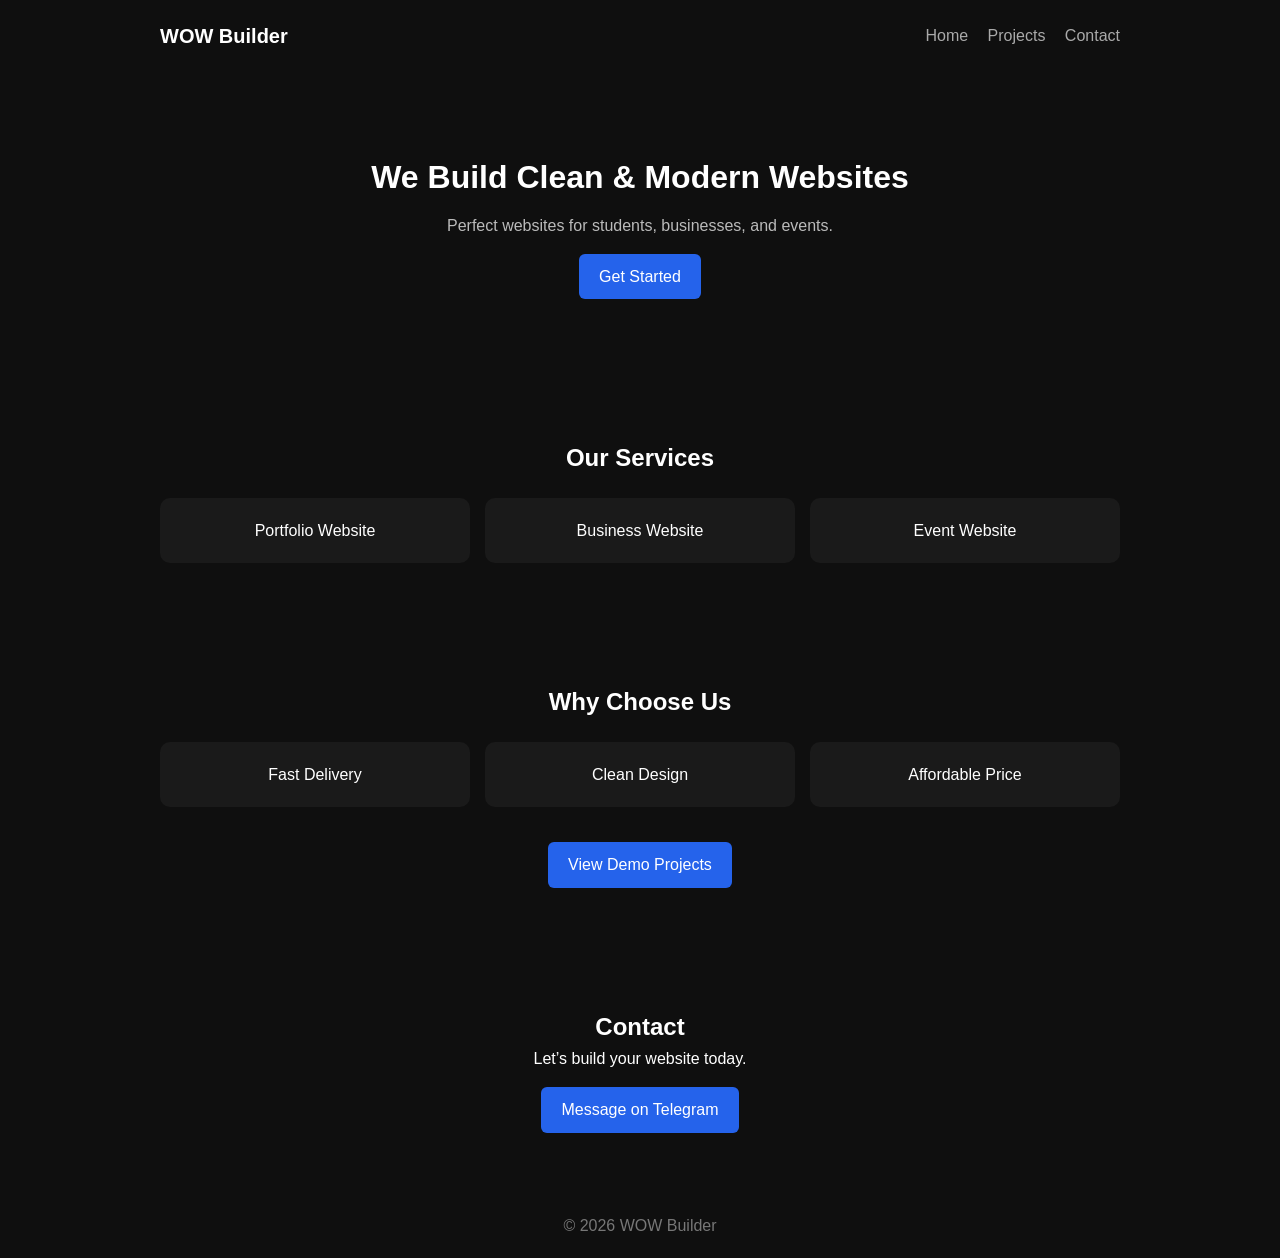
<file: index.html>
<!DOCTYPE html>
<html lang="en">
<head>
  <meta charset="UTF-8">
  <meta name="viewport" content="width=device-width, initial-scale=1.0">
  <title>WOW Builder</title>
  <link rel="stylesheet" href="main.css">
</head>
<body>

<header class="container">
  <h1 class="logo">WOW Builder</h1>
  <nav>
    <a href="#">Home</a>
    <a href="Project.html">Projects</a>
    <a href="#contact">Contact</a>
  </nav>
</header>

<section class="hero container">
  <h1>We Build Clean & Modern Websites</h1>
  <p>Perfect websites for students, businesses, and events.</p>
  <a href="#contact" class="btn">Get Started</a>
</section>

<section class="section container">
  <h2>Our Services</h2>
  <div class="grid">
    <div class="card">Portfolio Website</div>
    <div class="card">Business Website</div>
    <div class="card">Event Website</div>
  </div>
</section>

<section class="section container">
  <h2>Why Choose Us</h2>
  <div class="grid">
    <div class="card">Fast Delivery</div>
    <div class="card">Clean Design</div>
    <div class="card">Affordable Price</div>
  </div>
<!-- Added Demo Projects Button -->
<div style="text-align:center; margin-top:20px;">
  <a href="demo.html" class="btn">View Demo Projects</a>
</div>

<script src="demo.js"></script>
</section>

<section id="contact" class="section container">
  <h2>Contact</h2>
  <p>Let’s build your website today.</p>
  <a href="https://t.me/Joehan Mathw Bino" class="btn">Message on Telegram</a>
</section>

<footer>
  <p>© 2026 WOW Builder</p>
</footer>

</body>
</html>
</file>
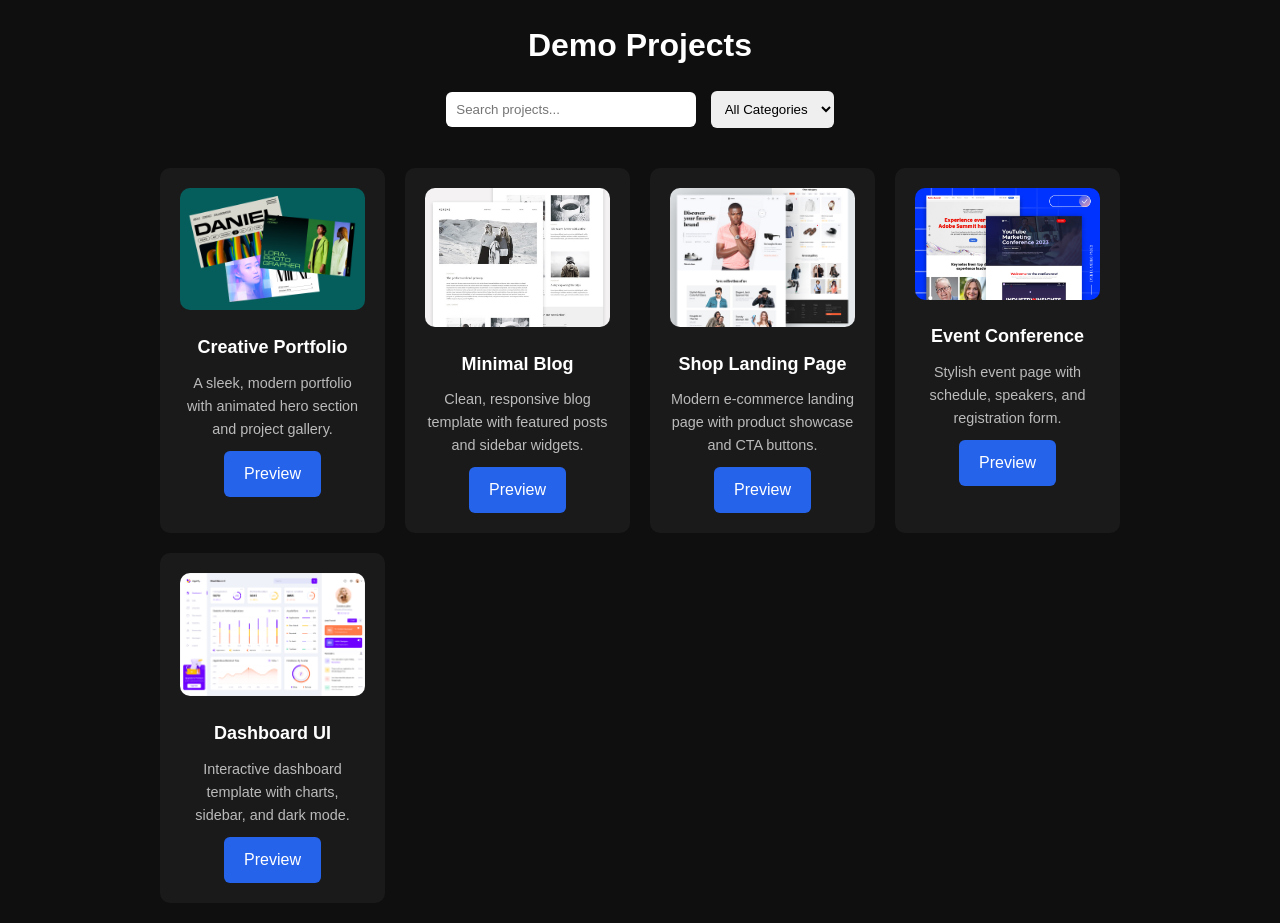
<file: demo.html>
<!DOCTYPE html>
<html lang="en">
<head>
  <meta charset="UTF-8">
  <meta name="viewport" content="width=device-width, initial-scale=1.0">
  <title>Demo Projects</title>
  <link rel="stylesheet" href="demo.css">
</head>
<body>
  <h1 style="text-align:center; margin-top:20px;">Demo Projects</h1>

  <!-- SEARCH & FILTER -->
  <div class="controls" style="text-align:center; margin:20px 0;">
    <input type="text" id="searchInput" placeholder="Search projects..." style="padding:10px; width:250px; border-radius:6px; border:none; outline:none;">
    <select id="categoryFilter" style="padding:10px; border-radius:6px; border:none; outline:none; margin-left:10px;">
      <option value="all">All Categories</option>
      <option value="portfolio">Portfolio</option>
      <option value="blog">Blog</option>
      <option value="ecommerce">E-commerce</option>
      <option value="event">Event</option>
      <option value="dashboard">Dashboard</option>
    </select>
  </div>

  <div class="demo-projects-container">
    <!-- Projects will load here -->
  </div>

  <script src="demo.js"></script>
</body>
</html>
</file>
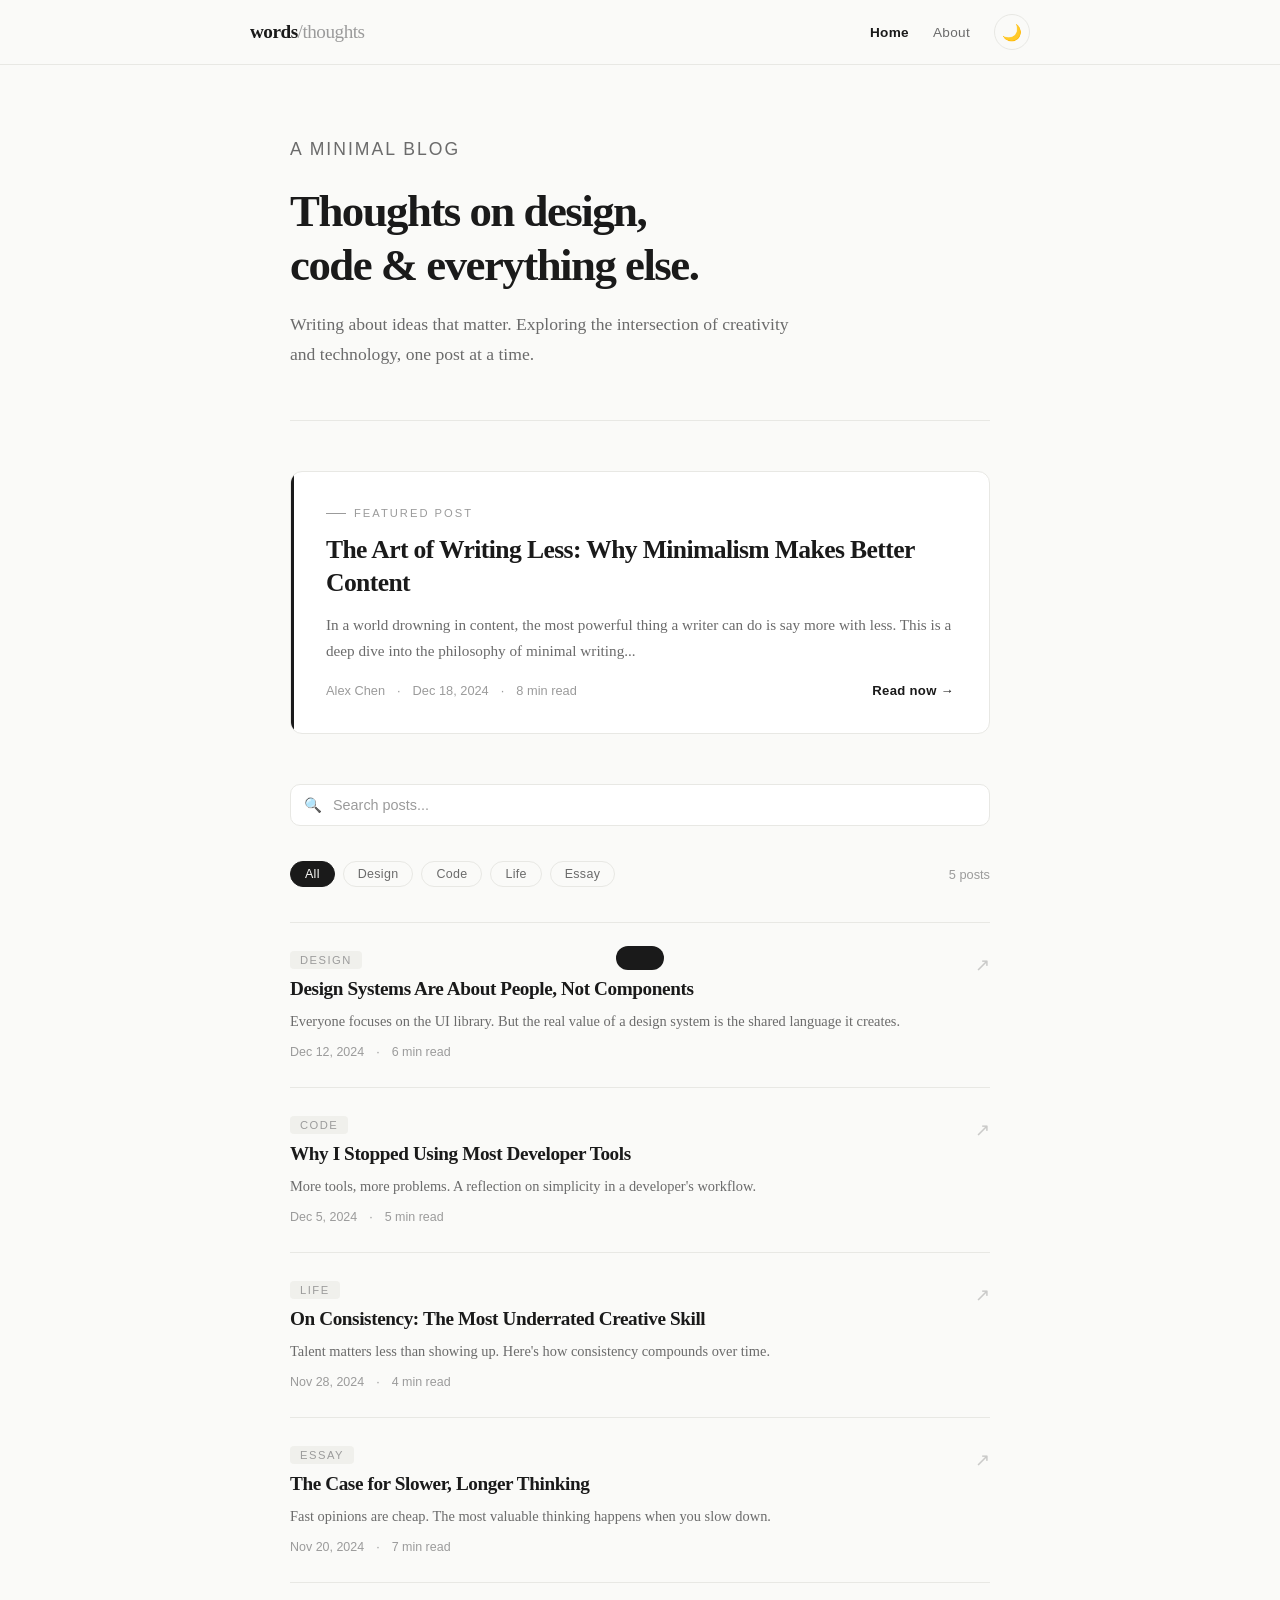
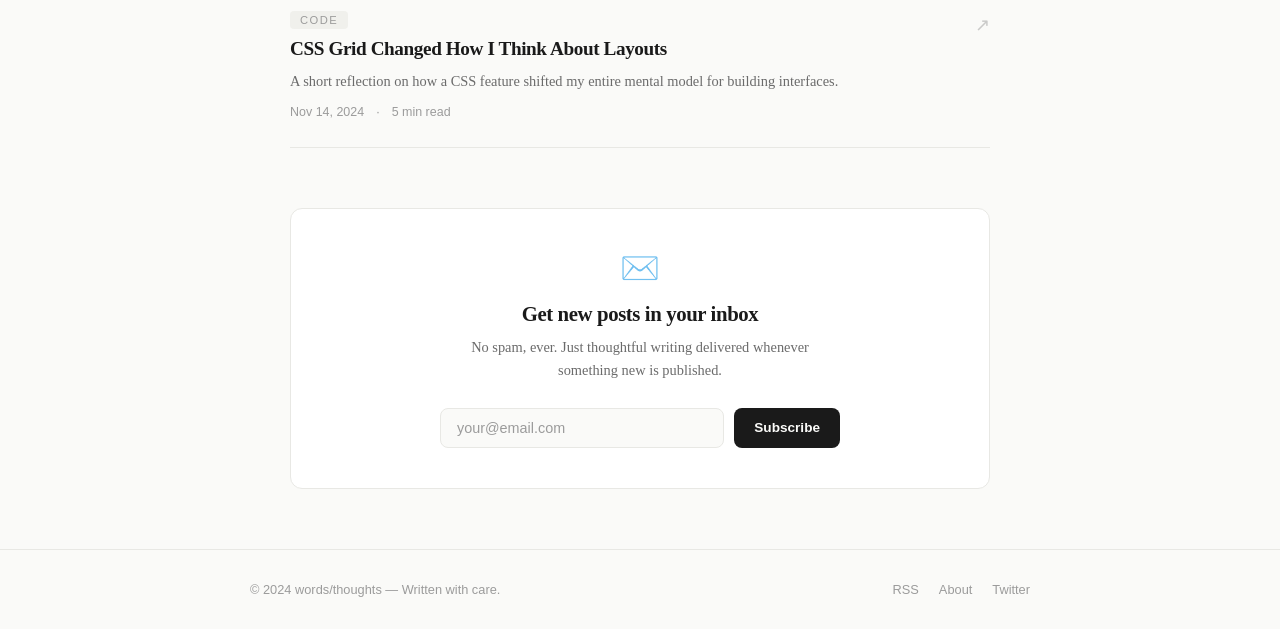
<file: minimal blog.html>
<!DOCTYPE html>
<html lang="en">
<head>
    <meta charset="UTF-8">
    <meta name="viewport" content="width=device-width, initial-scale=1.0">
    <title>Minimal Blog — Thoughts & Ideas</title>
    <style>
        * {
            margin: 0;
            padding: 0;
            box-sizing: border-box;
        }

        :root {
            --bg: #fafaf8;
            --bg-card: #ffffff;
            --text: #1a1a1a;
            --text-muted: #6b6b6b;
            --text-light: #9b9b9b;
            --accent: #2d2d2d;
            --border: #e8e8e4;
            --tag-bg: #f0f0ec;
            --highlight: #1a1a1a;
            --hover: #f5f5f2;
        }

        [data-theme="dark"] {
            --bg: #0f0f0f;
            --bg-card: #161616;
            --text: #e8e8e4;
            --text-muted: #9b9b9b;
            --text-light: #6b6b6b;
            --accent: #e8e8e4;
            --border: #2a2a2a;
            --tag-bg: #1e1e1e;
            --highlight: #ffffff;
            --hover: #1a1a1a;
        }

        html {
            scroll-behavior: smooth;
        }

        body {
            font-family: 'Georgia', 'Times New Roman', serif;
            background: var(--bg);
            color: var(--text);
            transition: background 0.3s ease, color 0.3s ease;
            min-height: 100vh;
        }

        /* ===== SCROLLBAR ===== */
        ::-webkit-scrollbar { width: 4px; }
        ::-webkit-scrollbar-track { background: var(--bg); }
        ::-webkit-scrollbar-thumb {
            background: var(--border);
            border-radius: 4px;
        }

        /* ===== HEADER ===== */
        header {
            position: sticky;
            top: 0;
            z-index: 100;
            background: var(--bg);
            border-bottom: 1px solid var(--border);
            padding: 0 40px;
            transition: background 0.3s ease;
        }

        .header-inner {
            max-width: 780px;
            margin: 0 auto;
            display: flex;
            align-items: center;
            justify-content: space-between;
            height: 64px;
        }

        .logo {
            font-size: 1.2rem;
            font-weight: 700;
            color: var(--text);
            text-decoration: none;
            letter-spacing: -0.5px;
        }

        .logo span {
            color: var(--text-light);
            font-weight: 400;
        }

        .header-right {
            display: flex;
            align-items: center;
            gap: 24px;
        }

        .nav-links {
            display: flex;
            list-style: none;
            gap: 24px;
        }

        .nav-links a {
            color: var(--text-muted);
            text-decoration: none;
            font-size: 0.85rem;
            font-family: -apple-system, BlinkMacSystemFont, 'Segoe UI', sans-serif;
            letter-spacing: 0.3px;
            transition: color 0.2s ease;
        }

        .nav-links a:hover {
            color: var(--text);
        }

        .nav-links a.active {
            color: var(--text);
            font-weight: 600;
        }

        .theme-toggle {
            background: none;
            border: 1px solid var(--border);
            border-radius: 50px;
            width: 36px;
            height: 36px;
            display: flex;
            align-items: center;
            justify-content: center;
            cursor: pointer;
            font-size: 1rem;
            transition: all 0.2s ease;
            color: var(--text-muted);
        }

        .theme-toggle:hover {
            background: var(--hover);
            color: var(--text);
        }

        /* ===== MAIN LAYOUT ===== */
        main {
            max-width: 780px;
            margin: 0 auto;
            padding: 0 40px;
        }

        /* ===== PAGES ===== */
        .page {
            display: none;
        }

        .page.active {
            display: block;
        }

        /* ===== HOME PAGE ===== */
        .hero {
            padding: 70px 0 50px;
            border-bottom: 1px solid var(--border);
            margin-bottom: 50px;
        }

        .hero-label {
            font-family: -apple-system, BlinkMacSystemFont, 'Segoe UI', sans-serif;
            font-size: 0.75rem;
            text-transform: uppercase;
            letter-spacing: 2px;
            color: var(--text-light);
            margin-bottom: 20px;
        }

        .hero h1 {
            font-size: 2.8rem;
            font-weight: 700;
            line-height: 1.2;
            letter-spacing: -1.5px;
            margin-bottom: 18px;
            color: var(--text);
        }

        .hero p {
            font-size: 1.1rem;
            color: var(--text-muted);
            line-height: 1.7;
            max-width: 520px;
        }

        /* ===== FILTER BAR ===== */
        .filter-bar {
            display: flex;
            align-items: center;
            justify-content: space-between;
            margin-bottom: 35px;
            flex-wrap: wrap;
            gap: 15px;
        }

        .filter-tags {
            display: flex;
            gap: 8px;
            flex-wrap: wrap;
        }

        .filter-tag {
            font-family: -apple-system, BlinkMacSystemFont, 'Segoe UI', sans-serif;
            font-size: 0.78rem;
            padding: 5px 14px;
            border-radius: 50px;
            border: 1px solid var(--border);
            background: transparent;
            color: var(--text-muted);
            cursor: pointer;
            transition: all 0.2s ease;
            letter-spacing: 0.3px;
        }

        .filter-tag:hover {
            border-color: var(--text-muted);
            color: var(--text);
        }

        .filter-tag.active {
            background: var(--text);
            color: var(--bg);
            border-color: var(--text);
        }

        .post-count {
            font-family: -apple-system, BlinkMacSystemFont, 'Segoe UI', sans-serif;
            font-size: 0.8rem;
            color: var(--text-light);
        }

        /* ===== BLOG POST LIST ===== */
        .post-list {
            display: flex;
            flex-direction: column;
        }

        .post-item {
            display: grid;
            grid-template-columns: 1fr auto;
            gap: 20px;
            align-items: start;
            padding: 28px 0;
            border-bottom: 1px solid var(--border);
            cursor: pointer;
            transition: all 0.2s ease;
            text-decoration: none;
            color: inherit;
        }

        .post-item:first-child {
            border-top: 1px solid var(--border);
        }

        .post-item:hover .post-title {
            color: var(--text-light);
        }

        .post-item:hover .post-arrow {
            transform: translate(3px, -3px);
            opacity: 1;
        }

        .post-meta-top {
            display: flex;
            align-items: center;
            gap: 10px;
            margin-bottom: 8px;
        }

        .post-tag {
            font-family: -apple-system, BlinkMacSystemFont, 'Segoe UI', sans-serif;
            font-size: 0.7rem;
            text-transform: uppercase;
            letter-spacing: 1.5px;
            color: var(--text-light);
            background: var(--tag-bg);
            padding: 3px 10px;
            border-radius: 4px;
        }

        .post-featured {
            font-family: -apple-system, BlinkMacSystemFont, 'Segoe UI', sans-serif;
            font-size: 0.7rem;
            text-transform: uppercase;
            letter-spacing: 1.5px;
            color: var(--bg);
            background: var(--text);
            padding: 3px 10px;
            border-radius: 4px;
        }

        .post-title {
            font-size: 1.2rem;
            font-weight: 700;
            letter-spacing: -0.4px;
            line-height: 1.3;
            margin-bottom: 8px;
            transition: color 0.2s ease;
            color: var(--text);
        }

        .post-excerpt {
            font-size: 0.9rem;
            color: var(--text-muted);
            line-height: 1.6;
            display: -webkit-box;
            -webkit-line-clamp: 2;
            -webkit-box-orient: vertical;
            overflow: hidden;
        }

        .post-meta-bottom {
            display: flex;
            align-items: center;
            gap: 12px;
            margin-top: 12px;
        }

        .post-date {
            font-family: -apple-system, BlinkMacSystemFont, 'Segoe UI', sans-serif;
            font-size: 0.78rem;
            color: var(--text-light);
        }

        .post-read-time {
            font-family: -apple-system, BlinkMacSystemFont, 'Segoe UI', sans-serif;
            font-size: 0.78rem;
            color: var(--text-light);
        }

        .post-read-time::before {
            content: '·';
            margin-right: 12px;
        }

        .post-arrow {
            font-size: 1.1rem;
            color: var(--text-light);
            opacity: 0.5;
            transition: all 0.2s ease;
            margin-top: 4px;
            flex-shrink: 0;
        }

        /* ===== FEATURED POST ===== */
        .featured-post {
            background: var(--bg-card);
            border: 1px solid var(--border);
            border-radius: 12px;
            padding: 35px;
            margin-bottom: 50px;
            cursor: pointer;
            transition: all 0.2s ease;
            position: relative;
            overflow: hidden;
        }

        .featured-post::before {
            content: '';
            position: absolute;
            top: 0;
            left: 0;
            width: 3px;
            height: 100%;
            background: var(--text);
        }

        .featured-post:hover {
            box-shadow: 0 8px 30px rgba(0,0,0,0.08);
            transform: translateY(-2px);
        }

        [data-theme="dark"] .featured-post:hover {
            box-shadow: 0 8px 30px rgba(0,0,0,0.3);
        }

        .featured-label {
            font-family: -apple-system, BlinkMacSystemFont, 'Segoe UI', sans-serif;
            font-size: 0.7rem;
            text-transform: uppercase;
            letter-spacing: 2px;
            color: var(--text-light);
            margin-bottom: 14px;
            display: flex;
            align-items: center;
            gap: 8px;
        }

        .featured-label::before {
            content: '';
            width: 20px;
            height: 1px;
            background: var(--text-light);
        }

        .featured-post h2 {
            font-size: 1.6rem;
            font-weight: 700;
            letter-spacing: -0.6px;
            line-height: 1.3;
            margin-bottom: 12px;
        }

        .featured-post p {
            color: var(--text-muted);
            line-height: 1.7;
            font-size: 0.95rem;
            margin-bottom: 20px;
        }

        .featured-footer {
            display: flex;
            align-items: center;
            justify-content: space-between;
        }

        .featured-meta {
            display: flex;
            align-items: center;
            gap: 12px;
        }

        .featured-meta span {
            font-family: -apple-system, BlinkMacSystemFont, 'Segoe UI', sans-serif;
            font-size: 0.8rem;
            color: var(--text-light);
        }

        .read-btn {
            font-family: -apple-system, BlinkMacSystemFont, 'Segoe UI', sans-serif;
            font-size: 0.82rem;
            color: var(--text);
            text-decoration: none;
            display: flex;
            align-items: center;
            gap: 6px;
            font-weight: 600;
            letter-spacing: 0.3px;
            transition: gap 0.2s ease;
        }

        .read-btn:hover {
            gap: 10px;
        }

        /* ===== NEWSLETTER ===== */
        .newsletter {
            border: 1px solid var(--border);
            border-radius: 12px;
            padding: 40px;
            margin: 60px 0;
            text-align: center;
            background: var(--bg-card);
        }

        .newsletter-icon {
            font-size: 2rem;
            margin-bottom: 15px;
            display: block;
        }

        .newsletter h3 {
            font-size: 1.3rem;
            font-weight: 700;
            letter-spacing: -0.4px;
            margin-bottom: 10px;
        }

        .newsletter p {
            color: var(--text-muted);
            font-size: 0.9rem;
            line-height: 1.6;
            margin-bottom: 25px;
            max-width: 380px;
            margin-left: auto;
            margin-right: auto;
        }

        .newsletter-form {
            display: flex;
            gap: 10px;
            max-width: 400px;
            margin: 0 auto;
        }

        .newsletter-form input {
            flex: 1;
            padding: 11px 16px;
            border: 1px solid var(--border);
            border-radius: 8px;
            background: var(--bg);
            color: var(--text);
            font-size: 0.9rem;
            font-family: -apple-system, BlinkMacSystemFont, 'Segoe UI', sans-serif;
            outline: none;
            transition: border-color 0.2s ease;
        }

        .newsletter-form input::placeholder {
            color: var(--text-light);
        }

        .newsletter-form input:focus {
            border-color: var(--text-muted);
        }

        .newsletter-form button {
            padding: 11px 20px;
            background: var(--text);
            color: var(--bg);
            border: none;
            border-radius: 8px;
            font-size: 0.85rem;
            font-family: -apple-system, BlinkMacSystemFont, 'Segoe UI', sans-serif;
            font-weight: 600;
            cursor: pointer;
            transition: opacity 0.2s ease;
            white-space: nowrap;
        }

        .newsletter-form button:hover {
            opacity: 0.8;
        }

        .newsletter-success {
            display: none;
            font-family: -apple-system, BlinkMacSystemFont, 'Segoe UI', sans-serif;
            font-size: 0.88rem;
            color: var(--text-muted);
            margin-top: 15px;
        }

        /* ===== SINGLE POST ===== */
        #post-page {
            padding-bottom: 80px;
        }

        .post-header {
            padding: 60px 0 40px;
            border-bottom: 1px solid var(--border);
            margin-bottom: 45px;
        }

        .post-back {
            display: inline-flex;
            align-items: center;
            gap: 6px;
            font-family: -apple-system, BlinkMacSystemFont, 'Segoe UI', sans-serif;
            font-size: 0.82rem;
            color: var(--text-muted);
            text-decoration: none;
            margin-bottom: 30px;
            cursor: pointer;
            transition: color 0.2s ease;
        }

        .post-back:hover {
            color: var(--text);
        }

        .post-header-tags {
            display: flex;
            gap: 8px;
            margin-bottom: 18px;
        }

        .post-header h1 {
            font-size: 2.4rem;
            font-weight: 700;
            letter-spacing: -1px;
            line-height: 1.2;
            margin-bottom: 18px;
        }

        .post-header-desc {
            font-size: 1.1rem;
            color: var(--text-muted);
            line-height: 1.7;
            margin-bottom: 25px;
        }

        .post-header-meta {
            display: flex;
            align-items: center;
            gap: 6px;
            font-family: -apple-system, BlinkMacSystemFont, 'Segoe UI', sans-serif;
            font-size: 0.82rem;
            color: var(--text-light);
        }

        .post-header-meta .author {
            color: var(--text-muted);
            font-weight: 600;
        }

        .post-header-meta .sep {
            color: var(--border);
        }

        /* ===== ARTICLE CONTENT ===== */
        .article-content {
            line-height: 1.85;
            font-size: 1.05rem;
            color: var(--text);
        }

        .article-content p {
            margin-bottom: 24px;
            color: var(--text-muted);
        }

        .article-content h2 {
            font-size: 1.5rem;
            font-weight: 700;
            letter-spacing: -0.5px;
            margin: 40px 0 16px;
            color: var(--text);
        }

        .article-content h3 {
            font-size: 1.15rem;
            font-weight: 700;
            margin: 30px 0 12px;
            color: var(--text);
        }

        .article-content blockquote {
            border-left: 3px solid var(--text);
            padding: 2px 0 2px 24px;
            margin: 32px 0;
            font-style: italic;
            color: var(--text-muted);
            font-size: 1.1rem;
        }

        .article-content blockquote cite {
            display: block;
            font-size: 0.82rem;
            font-style: normal;
            margin-top: 10px;
            color: var(--text-light);
            font-family: -apple-system, BlinkMacSystemFont, 'Segoe UI', sans-serif;
        }

        .article-content code {
            font-family: 'Courier New', monospace;
            font-size: 0.88rem;
            background: var(--tag-bg);
            padding: 2px 7px;
            border-radius: 4px;
            color: var(--text);
        }

        .article-content pre {
            background: var(--bg-card);
            border: 1px solid var(--border);
            border-radius: 10px;
            padding: 24px;
            overflow-x: auto;
            margin: 28px 0;
        }

        .article-content pre code {
            background: none;
            padding: 0;
            font-size: 0.88rem;
            line-height: 1.7;
        }

        .article-content ul,
        .article-content ol {
            padding-left: 24px;
            margin-bottom: 24px;
        }

        .article-content li {
            margin-bottom: 8px;
            color: var(--text-muted);
        }

        .article-content a {
            color: var(--text);
            text-decoration: underline;
            text-underline-offset: 3px;
        }

        .article-content img {
            width: 100%;
            border-radius: 10px;
            margin: 30px 0;
            border: 1px solid var(--border);
        }

        .article-content hr {
            border: none;
            border-top: 1px solid var(--border);
            margin: 40px 0;
        }

        /* ===== POST DIVIDER ===== */
        .divider {
            display: flex;
            align-items: center;
            gap: 16px;
            margin: 50px 0;
        }

        .divider::before,
        .divider::after {
            content: '';
            flex: 1;
            height: 1px;
            background: var(--border);
        }

        .divider span {
            color: var(--text-light);
            font-size: 0.9rem;
        }

        /* ===== POST FOOTER ===== */
        .post-footer {
            margin-top: 60px;
            padding-top: 40px;
            border-top: 1px solid var(--border);
        }

        .post-tags-section {
            margin-bottom: 40px;
        }

        .post-tags-section h4 {
            font-family: -apple-system, BlinkMacSystemFont, 'Segoe UI', sans-serif;
            font-size: 0.75rem;
            text-transform: uppercase;
            letter-spacing: 1.5px;
            color: var(--text-light);
            margin-bottom: 12px;
        }

        .tags-row {
            display: flex;
            gap: 8px;
            flex-wrap: wrap;
        }

        .post-footer-tag {
            font-family: -apple-system, BlinkMacSystemFont, 'Segoe UI', sans-serif;
            font-size: 0.8rem;
            padding: 6px 14px;
            border-radius: 6px;
            background: var(--tag-bg);
            color: var(--text-muted);
            border: 1px solid var(--border);
        }

        .share-section h4 {
            font-family: -apple-system, BlinkMacSystemFont, 'Segoe UI', sans-serif;
            font-size: 0.75rem;
            text-transform: uppercase;
            letter-spacing: 1.5px;
            color: var(--text-light);
            margin-bottom: 12px;
        }

        .share-buttons {
            display: flex;
            gap: 10px;
        }

        .share-btn {
            font-family: -apple-system, BlinkMacSystemFont, 'Segoe UI', sans-serif;
            font-size: 0.8rem;
            padding: 8px 16px;
            border: 1px solid var(--border);
            border-radius: 8px;
            background: transparent;
            color: var(--text-muted);
            cursor: pointer;
            transition: all 0.2s ease;
        }

        .share-btn:hover {
            background: var(--hover);
            color: var(--text);
            border-color: var(--text-muted);
        }

        /* ===== RELATED POSTS ===== */
        .related-posts {
            margin-top: 60px;
        }

        .related-posts h3 {
            font-size: 0.75rem;
            font-family: -apple-system, BlinkMacSystemFont, 'Segoe UI', sans-serif;
            text-transform: uppercase;
            letter-spacing: 2px;
            color: var(--text-light);
            margin-bottom: 20px;
        }

        .related-grid {
            display: grid;
            grid-template-columns: 1fr 1fr;
            gap: 16px;
        }

        .related-card {
            border: 1px solid var(--border);
            border-radius: 10px;
            padding: 20px;
            cursor: pointer;
            transition: all 0.2s ease;
            background: var(--bg-card);
        }

        .related-card:hover {
            border-color: var(--text-muted);
            transform: translateY(-2px);
        }

        .related-card .post-tag {
            margin-bottom: 10px;
            display: inline-block;
        }

        .related-card h4 {
            font-size: 0.95rem;
            font-weight: 700;
            letter-spacing: -0.3px;
            line-height: 1.3;
            margin-bottom: 8px;
            color: var(--text);
        }

        .related-card span {
            font-family: -apple-system, BlinkMacSystemFont, 'Segoe UI', sans-serif;
            font-size: 0.75rem;
            color: var(--text-light);
        }

        /* ===== ABOUT PAGE ===== */
        .about-page {
            padding: 70px 0;
        }

        .about-header {
            margin-bottom: 50px;
            padding-bottom: 40px;
            border-bottom: 1px solid var(--border);
        }

        .about-header h1 {
            font-size: 2.5rem;
            font-weight: 700;
            letter-spacing: -1px;
            margin-bottom: 16px;
        }

        .about-header p {
            font-size: 1.05rem;
            color: var(--text-muted);
            line-height: 1.7;
            max-width: 500px;
        }

        .about-section {
            margin-bottom: 50px;
        }

        .about-section h2 {
            font-family: -apple-system, BlinkMacSystemFont, 'Segoe UI', sans-serif;
            font-size: 0.75rem;
            text-transform: uppercase;
            letter-spacing: 2px;
            color: var(--text-light);
            margin-bottom: 20px;
        }

        .about-section p {
            font-size: 1rem;
            color: var(--text-muted);
            line-height: 1.8;
            margin-bottom: 16px;
        }

        .about-links {
            display: flex;
            flex-direction: column;
            gap: 12px;
        }

        .about-link-item {
            display: flex;
            align-items: center;
            justify-content: space-between;
            padding: 14px 0;
            border-bottom: 1px solid var(--border);
            cursor: pointer;
            transition: all 0.2s ease;
            text-decoration: none;
            color: var(--text);
        }

        .about-link-item:hover .about-link-arrow {
            transform: translate(3px, -3px);
        }

        .about-link-label {
            font-size: 0.95rem;
            font-weight: 600;
        }

        .about-link-sub {
            font-family: -apple-system, BlinkMacSystemFont, 'Segoe UI', sans-serif;
            font-size: 0.8rem;
            color: var(--text-light);
            margin-top: 2px;
        }

        .about-link-arrow {
            font-size: 1rem;
            color: var(--text-light);
            transition: transform 0.2s ease;
        }

        /* ===== FOOTER ===== */
        footer {
            border-top: 1px solid var(--border);
            padding: 32px 40px;
            margin-top: 40px;
        }

        .footer-inner {
            max-width: 780px;
            margin: 0 auto;
            display: flex;
            align-items: center;
            justify-content: space-between;
            flex-wrap: wrap;
            gap: 16px;
        }

        .footer-left p {
            font-family: -apple-system, BlinkMacSystemFont, 'Segoe UI', sans-serif;
            font-size: 0.8rem;
            color: var(--text-light);
        }

        .footer-right {
            display: flex;
            gap: 20px;
        }

        .footer-right a {
            font-family: -apple-system, BlinkMacSystemFont, 'Segoe UI', sans-serif;
            font-size: 0.8rem;
            color: var(--text-light);
            text-decoration: none;
            transition: color 0.2s ease;
        }

        .footer-right a:hover {
            color: var(--text);
        }

        /* ===== SEARCH ===== */
        .search-bar {
            position: relative;
            margin-bottom: 35px;
        }

        .search-bar input {
            width: 100%;
            padding: 12px 16px 12px 42px;
            border: 1px solid var(--border);
            border-radius: 10px;
            background: var(--bg-card);
            color: var(--text);
            font-size: 0.9rem;
            font-family: -apple-system, BlinkMacSystemFont, 'Segoe UI', sans-serif;
            outline: none;
            transition: border-color 0.2s ease;
        }

        .search-bar input::placeholder {
            color: var(--text-light);
        }

        .search-bar input:focus {
            border-color: var(--text-muted);
        }

        .search-icon {
            position: absolute;
            left: 14px;
            top: 50%;
            transform: translateY(-50%);
            color: var(--text-light);
            font-size: 0.9rem;
        }

        /* ===== READING PROGRESS ===== */
        .progress-bar {
            position: fixed;
            top: 64px;
            left: 0;
            width: 0%;
            height: 2px;
            background: var(--text);
            z-index: 99;
            transition: width 0.1s linear;
        }

        /* ===== EMPTY STATE ===== */
        .empty-state {
            text-align: center;
            padding: 60px 0;
            color: var(--text-light);
        }

        .empty-state p {
            font-size: 0.9rem;
            font-family: -apple-system, BlinkMacSystemFont, 'Segoe UI', sans-serif;
            margin-top: 10px;
        }

        /* ===== TOAST ===== */
        .toast {
            position: fixed;
            bottom: 30px;
            left: 50%;
            transform: translateX(-50%) translateY(100px);
            background: var(--text);
            color: var(--bg);
            padding: 12px 24px;
            border-radius: 50px;
            font-family: -apple-system, BlinkMacSystemFont, 'Segoe UI', sans-serif;
            font-size: 0.85rem;
            font-weight: 500;
            z-index: 999;
            transition: transform 0.3s ease;
        }

        .toast.show {
            transform: translateX(-50%) translateY(0);
        }

        /* ===== RESPONSIVE ===== */
        @media (max-width: 640px) {
            header { padding: 0 20px; }
            main { padding: 0 20px; }
            footer { padding: 24px 20px; }

            .nav-links { display: none; }
            .hero { padding: 50px 0 40px; }
            .hero h1 { font-size: 2rem; }
            .post-header h1 { font-size: 1.8rem; }
            .related-grid { grid-template-columns: 1fr; }
            .newsletter { padding: 28px 20px; }
            .newsletter-form { flex-direction: column; }
            .featured-post { padding: 24px; }
            .about-header h1 { font-size: 2rem; }
        }
    </style>
</head>
<body>

    <!-- Reading Progress -->
    <div class="progress-bar" id="progressBar"></div>

    <!-- Toast Notification -->
    <div class="toast" id="toast"></div>

    <!-- ===== HEADER ===== -->
    <header>
        <div class="header-inner">
            <a class="logo" href="#" onclick="showPage('home')">
                words<span>/thoughts</span>
            </a>
            <div class="header-right">
                <ul class="nav-links">
                    <li><a href="#" class="active" id="nav-home" onclick="showPage('home')">Home</a></li>
                    <li><a href="#" id="nav-about" onclick="showPage('about')">About</a></li>
                </ul>
                <button class="theme-toggle" id="themeToggle" title="Toggle theme">🌙</button>
            </div>
        </div>
    </header>

    <!-- ===== MAIN ===== -->
    <main>

        <!-- ===== HOME PAGE ===== -->
        <div class="page active" id="home-page">

            <div class="hero">
                <p class="hero-label">A minimal blog</p>
                <h1>Thoughts on design,<br>code & everything else.</h1>
                <p>Writing about ideas that matter. Exploring the intersection of creativity and technology, one post at a time.</p>
            </div>

            <!-- Featured Post -->
            <div class="featured-post" onclick="openPost(0)">
                <div class="featured-label">Featured Post</div>
                <h2>The Art of Writing Less: Why Minimalism Makes Better Content</h2>
                <p>In a world drowning in content, the most powerful thing a writer can do is say more with less. This is a deep dive into the philosophy of minimal writing...</p>
                <div class="featured-footer">
                    <div class="featured-meta">
                        <span>Alex Chen</span>
                        <span>·</span>
                        <span>Dec 18, 2024</span>
                        <span>·</span>
                        <span>8 min read</span>
                    </div>
                    <span class="read-btn">Read now →</span>
                </div>
            </div>

            <!-- Search -->
            <div class="search-bar">
                <span class="search-icon">🔍</span>
                <input type="text" id="searchInput"
                    placeholder="Search posts..."
                    oninput="filterPosts()">
            </div>

            <!-- Filter Tags -->
            <div class="filter-bar">
                <div class="filter-tags">
                    <button class="filter-tag active" onclick="setFilter('all', this)">All</button>
                    <button class="filter-tag" onclick="setFilter('design', this)">Design</button>
                    <button class="filter-tag" onclick="setFilter('code', this)">Code</button>
                    <button class="filter-tag" onclick="setFilter('life', this)">Life</button>
                    <button class="filter-tag" onclick="setFilter('essay', this)">Essay</button>
                </div>
                <span class="post-count" id="postCount">6 posts</span>
            </div>

            <!-- Post List -->
            <div class="post-list" id="postList"></div>

            <!-- Newsletter -->
            <div class="newsletter">
                <span class="newsletter-icon">✉️</span>
                <h3>Get new posts in your inbox</h3>
                <p>No spam, ever. Just thoughtful writing delivered whenever something new is published.</p>
                <form class="newsletter-form" onsubmit="subscribeNewsletter(event)">
                    <input type="email" id="newsletterEmail"
                        placeholder="your@email.com" required>
                    <button type="submit">Subscribe</button>
                </form>
                <p class="newsletter-success" id="nlSuccess">
                    ✓ You're subscribed! Thank you.
                </p>
            </div>

        </div>

        <!-- ===== SINGLE POST PAGE ===== -->
        <div class="page" id="post-page">
            <div class="post-header">
                <a class="post-back" onclick="showPage('home')">← Back to all posts</a>
                <div class="post-header-tags" id="postHeaderTags"></div>
                <h1 id="postTitle"></h1>
                <p class="post-header-desc" id="postDesc"></p>
                <div class="post-header-meta">
                    <span class="author" id="postAuthor"></span>
                    <span class="sep">·</span>
                    <span id="postDate"></span>
                    <span class="sep">·</span>
                    <span id="postReadTime"></span>
                </div>
            </div>

            <div class="article-content" id="articleContent"></div>

            <div class="post-footer">
                <div class="post-tags-section">
                    <h4>Topics</h4>
                    <div class="tags-row" id="postFooterTags"></div>
                </div>
                <div class="share-section">
                    <h4>Share this post</h4>
                    <div class="share-buttons">
                        <button class="share-btn" onclick="sharePost('twitter')">𝕏 Twitter</button>
                        <button class="share-btn" onclick="sharePost('copy')">🔗 Copy Link</button>
                    </div>
                </div>
            </div>

            <div class="related-posts">
                <h3>More posts</h3>
                <div class="related-grid" id="relatedGrid"></div>
            </div>
        </div>

        <!-- ===== ABOUT PAGE ===== -->
        <div class="page" id="about-page">
            <div class="about-page">
                <div class="about-header">
                    <h1>Hey, I'm Alex 👋</h1>
                    <p>Writer, designer, and occasional developer based in San Francisco. I write about design systems, creative process, and building things on the internet.</p>
                </div>

                <div class="about-section">
                    <h2>About this blog</h2>
                    <p>This is a space where I think out loud. I write about design, code, creativity, and the random things that capture my attention. I try to publish something new every week or two.</p>
                    <p>I believe in writing that respects the reader's time — clear, honest, and direct. No SEO padding, no fluff. Just ideas worth sharing.</p>
                </div>

                <div class="about-section">
                    <h2>What I write about</h2>
                    <div class="post-list" style="margin-bottom: 0;">
                        <div style="display:flex; gap:10px; flex-wrap:wrap; padding: 10px 0;">
                            <span class="post-footer-tag" style="background:var(--tag-bg);border:1px solid var(--border);padding:8px 16px;border-radius:8px;font-family:sans-serif;font-size:0.85rem;color:var(--text-muted)">🎨 Design</span>
                            <span class="post-footer-tag" style="background:var(--tag-bg);border:1px solid var(--border);padding:8px 16px;border-radius:8px;font-family:sans-serif;font-size:0.85rem;color:var(--text-muted)">💻 Code</span>
                            <span class="post-footer-tag" style="background:var(--tag-bg);border:1px solid var(--border);padding:8px 16px;border-radius:8px;font-family:sans-serif;font-size:0.85rem;color:var(--text-muted)">✍️ Writing</span>
                            <span class="post-footer-tag" style="background:var(--tag-bg);border:1px solid var(--border);padding:8px 16px;border-radius:8px;font-family:sans-serif;font-size:0.85rem;color:var(--text-muted)">🧠 Thinking</span>
                            <span class="post-footer-tag" style="background:var(--tag-bg);border:1px solid var(--border);padding:8px 16px;border-radius:8px;font-family:sans-serif;font-size:0.85rem;color:var(--text-muted)">🌱 Life</span>
                        </div>
                    </div>
                </div>

                <div class="about-section">
                    <h2>Find me elsewhere</h2>
                    <div class="about-links">
                        <a class="about-link-item" href="#">
                            <div>
                                <div class="about-link-label">Twitter / X</div>
                                <div class="about-link-sub">@alexchen</div>
                            </div>
                            <span class="about-link-arrow">↗</span>
                        </a>
                        <a class="about-link-item" href="#">
                            <div>
                                <div class="about-link-label">GitHub</div>
                                <div class="about-link-sub">Open source projects</div>
                            </div>
                            <span class="about-link-arrow">↗</span>
                        </a>
                        <a class="about-link-item" href="#">
                            <div>
                                <div class="about-link-label">Read.cv</div>
                                <div class="about-link-sub">Work history & portfolio</div>
                            </div>
                            <span class="about-link-arrow">↗</span>
                        </a>
                        <a class="about-link-item" href="#">
                            <div>
                                <div class="about-link-label">Email me</div>
                                <div class="about-link-sub">alex@blog.com</div>
                            </div>
                            <span class="about-link-arrow">↗</span>
                        </a>
                    </div>
                </div>
            </div>
        </div>

    </main>

    <!-- ===== FOOTER ===== -->
    <footer>
        <div class="footer-inner">
            <div class="footer-left">
                <p>© 2024 words/thoughts — Written with care.</p>
            </div>
            <div class="footer-right">
                <a href="#">RSS</a>
                <a href="#" onclick="showPage('about')">About</a>
                <a href="#">Twitter</a>
            </div>
        </div>
    </footer>

    <!-- ===== JAVASCRIPT ===== -->
    <script>

        // ===== BLOG DATA =====
        const posts = [
            {
                id: 0,
                title: "The Art of Writing Less: Why Minimalism Makes Better Content",
                description: "In a world drowning in content, the most powerful thing a writer can do is say more with less.",
                tag: "essay",
                tagLabel: "Essay",
                date: "Dec 18, 2024",
                author: "Alex Chen",
                readTime: "8 min read",
                featured: true,
                content: `
                    <p>There's a famous quote often attributed to Blaise Pascal: <em>"I would have written a shorter letter, but I did not have the time."</em> This single sentence captures something profound about writing — brevity is hard. Cutting is harder than adding.</p>

                    <h2>The Problem With More</h2>
                    <p>We live in an era of content abundance. Every day, millions of articles, posts, and newsletters flood the internet. Most of it is noise. The irony? Most writers think the solution to being heard is to produce <em>more</em>. More words. More posts. More content.</p>
                    <p>But that's exactly backwards.</p>

                    <blockquote>
                        "Perfection is achieved, not when there is nothing more to add, but when there is nothing left to take away."
                        <cite>— Antoine de Saint-Exupéry</cite>
                    </blockquote>

                    <h2>What Minimal Writing Actually Means</h2>
                    <p>Minimalism in writing isn't about being sparse or withholding. It's about precision. Every sentence should earn its place. Every word should serve a purpose. When you cut a sentence and nothing is lost, that sentence should go.</p>
                    <p>Here's a simple test: read your draft and ask — if I removed this paragraph, would the reader miss anything essential? If the answer is no, cut it.</p>

                    <h3>Three Rules I Follow</h3>
                    <ul>
                        <li>Write the first draft without editing. Get everything out.</li>
                        <li>Wait 24 hours before the first edit. Distance creates clarity.</li>
                        <li>Cut at least 20% of the word count in revision. Always.</li>
                    </ul>

                    <h2>The Reader's Time is Sacred</h2>
                    <p>Every word you write is a tax on the reader's attention. Good writing respects that. When you pad your writing with filler — unnecessary preambles, restated conclusions, throat-clearing paragraphs — you're stealing time from someone who trusted you with it.</p>

                    <pre><code>// Bad
function getUserData(userId) {
    // This function gets the user data for a given user ID
    const result = fetchFromDatabase(userId);
    return result;
}

// Good
function getUser(id) {
    return fetchFromDatabase(id);
}</code></pre>

                    <p>The same principle applies to prose. Say what you mean. Then stop.</p>

                    <h2>How to Start</h2>
                    <p>If you want to write better, write shorter. Pick your last piece of writing. Set a goal to cut it by 25%. You'll be surprised — almost always, the shorter version is better. Sharper. More confident.</p>
                    <p>The space you leave gives readers room to think. That's not emptiness. That's trust.</p>

                    <hr>

                    <p>Minimalism in writing is really just respect — for your reader, for your ideas, and for the craft itself. Write less. Mean more.</p>
                `
            },
            {
                id: 1,
                title: "Design Systems Are About People, Not Components",
                description: "Everyone focuses on the UI library. But the real value of a design system is the shared language it creates.",
                tag: "design",
                tagLabel: "Design",
                date: "Dec 12, 2024",
                author: "Alex Chen",
                readTime: "6 min read",
                featured: false,
                content: `
                    <p>When most teams talk about building a design system, the conversation quickly turns to components. Buttons, inputs, modals, cards. A Figma library here, a Storybook there. The component library becomes the deliverable.</p>
                    <p>But that's the wrong frame entirely.</p>

                    <h2>The Real Output Is Alignment</h2>
                    <p>A design system is a communication tool. Its real job is to create a shared vocabulary between designers, developers, and product managers. When everyone uses the same words for the same things, decisions get faster. Reviews get shorter. Handoffs stop being painful.</p>

                    <blockquote>
                        "A design system is only as good as the culture around it."
                        <cite>— Brad Frost</cite>
                    </blockquote>

                    <h2>Components Are a Byproduct</h2>
                    <p>The components that come out of a design system are the artifact of alignment, not the goal. When your team truly agrees on what a "card" is and when to use it, building the component is almost trivial. The hard part was the conversation.</p>

                    <h3>Where Teams Go Wrong</h3>
                    <ul>
                        <li>Building components before defining principles</li>
                        <li>Creating systems for developers, ignoring designers (or vice versa)</li>
                        <li>Shipping a design system without adoption strategy</li>
                        <li>Treating it as a one-time project instead of a living product</li>
                    </ul>

                    <h2>Start With Language</h2>
                    <p>Before you design a single component, write a glossary. What do you call the navigation? The hero? The helper text under a form field? Get your team to agree on names. That document will do more for consistency than any component library.</p>
                    <p>Design systems are about people. Build for them first.</p>
                `
            },
            {
                id: 2,
                title: "Why I Stopped Using Most Developer Tools",
                description: "More tools, more problems. A reflection on simplicity in a developer's workflow.",
                tag: "code",
                tagLabel: "Code",
                date: "Dec 5, 2024",
                author: "Alex Chen",
                readTime: "5 min read",
                featured: false,
                content: `
                    <p>Two years ago, my development setup was a maze. Eleven VS Code extensions. Four different terminal multiplexers I'd "try out." A custom dotfile repository with 800 lines of shell configuration. I spent more time configuring tools than using them.</p>

                    <h2>The Tooling Trap</h2>
                    <p>There's a particular kind of procrastination that disguises itself as productivity. Optimizing your workflow feels like work. Adding a new linter, setting up a new shortcut, trying a new editor — it all feels productive. It almost never is.</p>

                    <h2>What I Actually Use Now</h2>
                    <ul>
                        <li>One text editor (VS Code, vanilla)</li>
                        <li>The default terminal</li>
                        <li>Git on the command line</li>
                        <li>A browser and devtools</li>
                    </ul>

                    <p>That's it. No fancy setup. And I ship more than ever.</p>

                    <blockquote>
                        "Constraints are the mother of creativity."
                        <cite>— Unknown</cite>
                    </blockquote>

                    <h2>The Boring Stack Wins</h2>
                    <p>The best tools are the ones you stop thinking about. When your editor just works, you think about the code. When your terminal just works, you think about the command. Boring tools free your mind for interesting problems.</p>
                    <p>Stop tweaking. Start building.</p>
                `
            },
            {
                id: 3,
                title: "On Consistency: The Most Underrated Creative Skill",
                description: "Talent matters less than showing up. Here's how consistency compounds over time.",
                tag: "life",
                tagLabel: "Life",
                date: "Nov 28, 2024",
                author: "Alex Chen",
                readTime: "4 min read",
                featured: false,
                content: `
                    <p>I used to believe creativity was about inspiration. That good work came from moments of clarity, sudden insights, the right mood. I was wrong. Good work comes from showing up even when you don't feel like it.</p>

                    <h2>The Compound Effect</h2>
                    <p>Writing 300 words a day doesn't sound impressive. But 300 words × 365 days = 109,500 words. That's a novel. Done in one year of "not impressive" daily work.</p>
                    <p>Consistency is a form of compound interest. Small inputs, reliably applied, produce outsized outputs over time. The hard part is that the results aren't visible at first.</p>

                    <h2>The Gap Between Output and Quality</h2>
                    <p>Ira Glass talked about "the taste gap" — the distance between what you can recognize as good and what you can produce. Early on, your taste is high but your output is low. The only way to close the gap is to produce a lot.</p>

                    <blockquote>
                        "The first 10,000 photographs are your worst."
                        <cite>— Henri Cartier-Bresson</cite>
                    </blockquote>

                    <h2>Make It Mechanical</h2>
                    <p>Don't rely on motivation. Motivation is a feeling — unreliable, weather-dependent. Instead, make the work mechanical. Same time, same place, same ritual. You sit down not because you feel like it, but because it's Tuesday at 8am and that's what you do.</p>
                    <p>Show up. Even badly. Especially badly. The work improves. The habit stays.</p>
                `
            },
            {
                id: 4,
                title: "The Case for Slower, Longer Thinking",
                description: "Fast opinions are cheap. The most valuable thinking happens when you slow down.",
                tag: "essay",
                tagLabel: "Essay",
                date: "Nov 20, 2024",
                author: "Alex Chen",
                readTime: "7 min read",
                featured: false,
                content: `
                    <p>We live in an attention economy optimized for speed. Hot takes. Quick threads. Instant reactions. The faster you respond to something, the more engagement you get. The slower, more considered response arrives too late — the conversation has moved on.</p>

                    <h2>What Speed Costs You</h2>
                    <p>Fast thinking is mostly pattern matching. You see something new and your brain categorizes it based on things you've seen before. It's efficient. It's also often wrong. The most interesting ideas don't fit existing categories.</p>
                    <p>Slow thinking is different. It makes space for uncertainty, for contradiction, for changing your mind. It's uncomfortable. Most people avoid it.</p>

                    <h2>Practices for Slower Thinking</h2>
                    <ul>
                        <li>Write before you speak. Writing forces clarity.</li>
                        <li>Wait 48 hours before forming opinions on news.</li>
                        <li>Read books, not just articles. Long form builds longer thought.</li>
                        <li>Spend time with ideas you disagree with.</li>
                    </ul>

                    <blockquote>
                        "Thinking is the hardest work there is, which is probably the reason why so few engage in it."
                        <cite>— Henry Ford</cite>
                    </blockquote>

                    <h2>The Long Game</h2>
                    <p>People who think slowly and carefully build better mental models. Better mental models make better predictions. Better predictions lead to better decisions. It's not a fast loop — but it compounds.</p>
                    <p>In a world of hot takes, a well-considered opinion is a superpower.</p>
                `
            },
            {
                id: 5,
                title: "CSS Grid Changed How I Think About Layouts",
                description: "A short reflection on how a CSS feature shifted my entire mental model for building interfaces.",
                tag: "code",
                tagLabel: "Code",
                date: "Nov 14, 2024",
                author: "Alex Chen",
                readTime: "5 min read",
                featured: false,
                content: `
                    <p>For years, I thought about web layouts in terms of rows. Flexbox reinforced this — everything was a row of items, sometimes a column, sometimes nested. It worked. But it was always a bit of a fight.</p>

                    <h2>Thinking in Two Dimensions</h2>
                    <p>CSS Grid introduced something that sounds simple but is actually a fundamental shift: two-dimensional thinking. Not just rows, not just columns — both at once. The layout becomes a canvas, and you place items intentionally on that canvas.</p>

                    <pre><code>.layout {
    display: grid;
    grid-template-columns: 1fr 2fr 1fr;
    grid-template-rows: auto 1fr auto;
    min-height: 100vh;
}</code></pre>

                    <h2>The Mental Model Shift</h2>
                    <p>Before Grid, I'd build a layout by stacking elements and nudging them into position. With Grid, I define the space first, then place things into it. It's the difference between furniture that happens to fit and a room designed around furniture.</p>

                    <h3>Things Grid Made Easy That Used to Be Hard</h3>
                    <ul>
                        <li>Holy grail layouts (header, footer, sidebar, content)</li>
                        <li>Overlapping elements without absolute positioning</li>
                        <li>Consistent spacing with gap</li>
                        <li>Responsive layouts with fewer media queries</li>
                    </ul>

                    <blockquote>
                        "CSS Grid is not a framework. It's a way of thinking."
                        <cite>— Rachel Andrew</cite>
                    </blockquote>

                    <h2>Use Both</h2>
                    <p>Grid and Flexbox aren't competitors. Flexbox is for component-level alignment. Grid is for page-level layout. Use Grid to define the macro layout, then Flexbox inside components for micro alignment. Together, they handle everything.</p>
                    <p>Learn Grid. It'll change how you see every layout problem.</p>
                `
            }
        ];

        // ===== STATE =====
        let currentFilter = 'all';
        let currentPost = null;

        // ===== THEME =====
        const themeToggle = document.getElementById('themeToggle');
        let isDark = false;

        themeToggle.addEventListener('click', () => {
            isDark = !isDark;
            document.body.setAttribute('data-theme', isDark ? 'dark' : '');
            themeToggle.textContent = isDark ? '☀️' : '🌙';
        });

        // ===== PAGE NAVIGATION =====
        function showPage(page) {
            document.querySelectorAll('.page').forEach(p => p.classList.remove('active'));
            document.getElementById(`${page}-page`).classList.add('active');
            document.querySelectorAll('.nav-links a').forEach(a => a.classList.remove('active'));

            if (page === 'home') {
                document.getElementById('nav-home').classList.add('active');
                document.getElementById('progressBar').style.width = '0%';
            } else if (page === 'about') {
                document.getElementById('nav-about').classList.add('active');
            }

            window.scrollTo({ top: 0, behavior: 'smooth' });
        }

        // ===== RENDER POSTS =====
        function renderPosts(data) {
            const list = document.getElementById('postList');
            const count = document.getElementById('postCount');

            const filtered = data.filter(p => !p.featured);
            count.textContent = `${filtered.length} post${filtered.length !== 1 ? 's' : ''}`;

            if (filtered.length === 0) {
                list.innerHTML = `
                    <div class="empty-state">
                        <div style="font-size:2rem">✍️</div>
                        <p>No posts found. Try a different search.</p>
                    </div>`;
                return;
            }

            list.innerHTML = filtered.map(post => `
                <a class="post-item" onclick="openPost(${post.id})" href="#">
                    <div class="post-body">
                        <div class="post-meta-top">
                            <span class="post-tag">${post.tagLabel}</span>
                            ${post.featured ? '<span class="post-featured">Featured</span>' : ''}
                        </div>
                        <div class="post-title">${post.title}</div>
                        <div class="post-excerpt">${post.description}</div>
                        <div class="post-meta-bottom">
                            <span class="post-date">${post.date}</span>
                            <span class="post-read-time">${post.readTime}</span>
                        </div>
                    </div>
                    <span class="post-arrow">↗</span>
                </a>
            `).join('');
        }

        // ===== FILTER =====
        function setFilter(filter, el) {
            currentFilter = filter;
            document.querySelectorAll('.filter-tag').forEach(t => t.classList.remove('active'));
            el.classList.add('active');
            filterPosts();
        }

        function filterPosts() {
            const query = document.getElementById('searchInput').value.toLowerCase();
            let filtered = posts;

            if (currentFilter !== 'all') {
                filtered = filtered.filter(p => p.tag === currentFilter);
            }

            if (query) {
                filtered = filtered.filter(p =>
                    p.title.toLowerCase().includes(query) ||
                    p.description.toLowerCase().includes(query)
                );
            }

            renderPosts(filtered);
        }

        // ===== OPEN POST =====
        function openPost(id) {
            const post = posts.find(p => p.id === id);
            if (!post) return;
            currentPost = post;

            document.getElementById('postTitle').textContent = post.title;
            document.getElementById('postDesc').textContent = post.description;
            document.getElementById('postAuthor').textContent = post.author;
            document.getElementById('postDate').textContent = post.date;
            document.getElementById('postReadTime').textContent = post.readTime;
            document.getElementById('articleContent').innerHTML = post.content;

            document.getElementById('postHeaderTags').innerHTML =
                `<span class="post-tag">${post.tagLabel}</span>`;

            document.getElementById('postFooterTags').innerHTML =
                `<span class="post-footer-tag">${post.tagLabel}</span>
                 <span class="post-footer-tag">Writing</span>
                 <span class="post-footer-tag">2024</span>`;

            // Related posts
            const related = posts
                .filter(p => p.id !== id && !p.featured)
                .slice(0, 2);

            document.getElementById('relatedGrid').innerHTML = related.map(p => `
                <div class="related-card" onclick="openPost(${p.id})">
                    <span class="post-tag">${p.tagLabel}</span>
                    <h4>${p.title}</h4>
                    <span>${p.date} · ${p.readTime}</span>
                </div>
            `).join('');

            showPage('post');

            // Progress bar
            window.addEventListener('scroll', updateProgress);
        }

        // ===== READING PROGRESS =====
        function updateProgress() {
            const postEl = document.getElementById('post-page');
            if (!postEl.classList.contains('active')) return;
            const scrollTop = window.scrollY;
            const docHeight = document.body.scrollHeight - window.innerHeight;
            const pct = docHeight > 0 ? (scrollTop / docHeight) * 100 : 0;
            document.getElementById('progressBar').style.width = pct + '%';
        }

        // ===== SHARE =====
        function sharePost(platform) {
            if (!currentPost) return;
            if (platform === 'twitter') {
                showToast('Opening Twitter...');
            } else if (platform === 'copy') {
                navigator.clipboard.writeText(window.location.href).then(() => {
                    showToast('Link copied to clipboard!');
                }).catch(() => {
                    showToast('Link copied!');
                });
            }
        }

        // ===== NEWSLETTER =====
        function subscribeNewsletter(e) {
            e.preventDefault();
            const email = document.getElementById('newsletterEmail').value;
            if (!email) return;
            document.getElementById('nlSuccess').style.display = 'block';
            document.getElementById('newsletterEmail').value = '';
            showToast('Subscribed! ✓');
            setTimeout(() => {
                document.getElementById('nlSuccess').style.display = 'none';
            }, 5000);
        }

        // ===== TOAST =====
        function showToast(msg) {
            const toast = document.getElementById('toast');
            toast.textContent = msg;
            toast.classList.add('show');
            setTimeout(() => toast.classList.remove('show'), 3000);
        }

        // ===== INIT =====
        renderPosts(posts);

    </script>
</body>
</html>
</file>
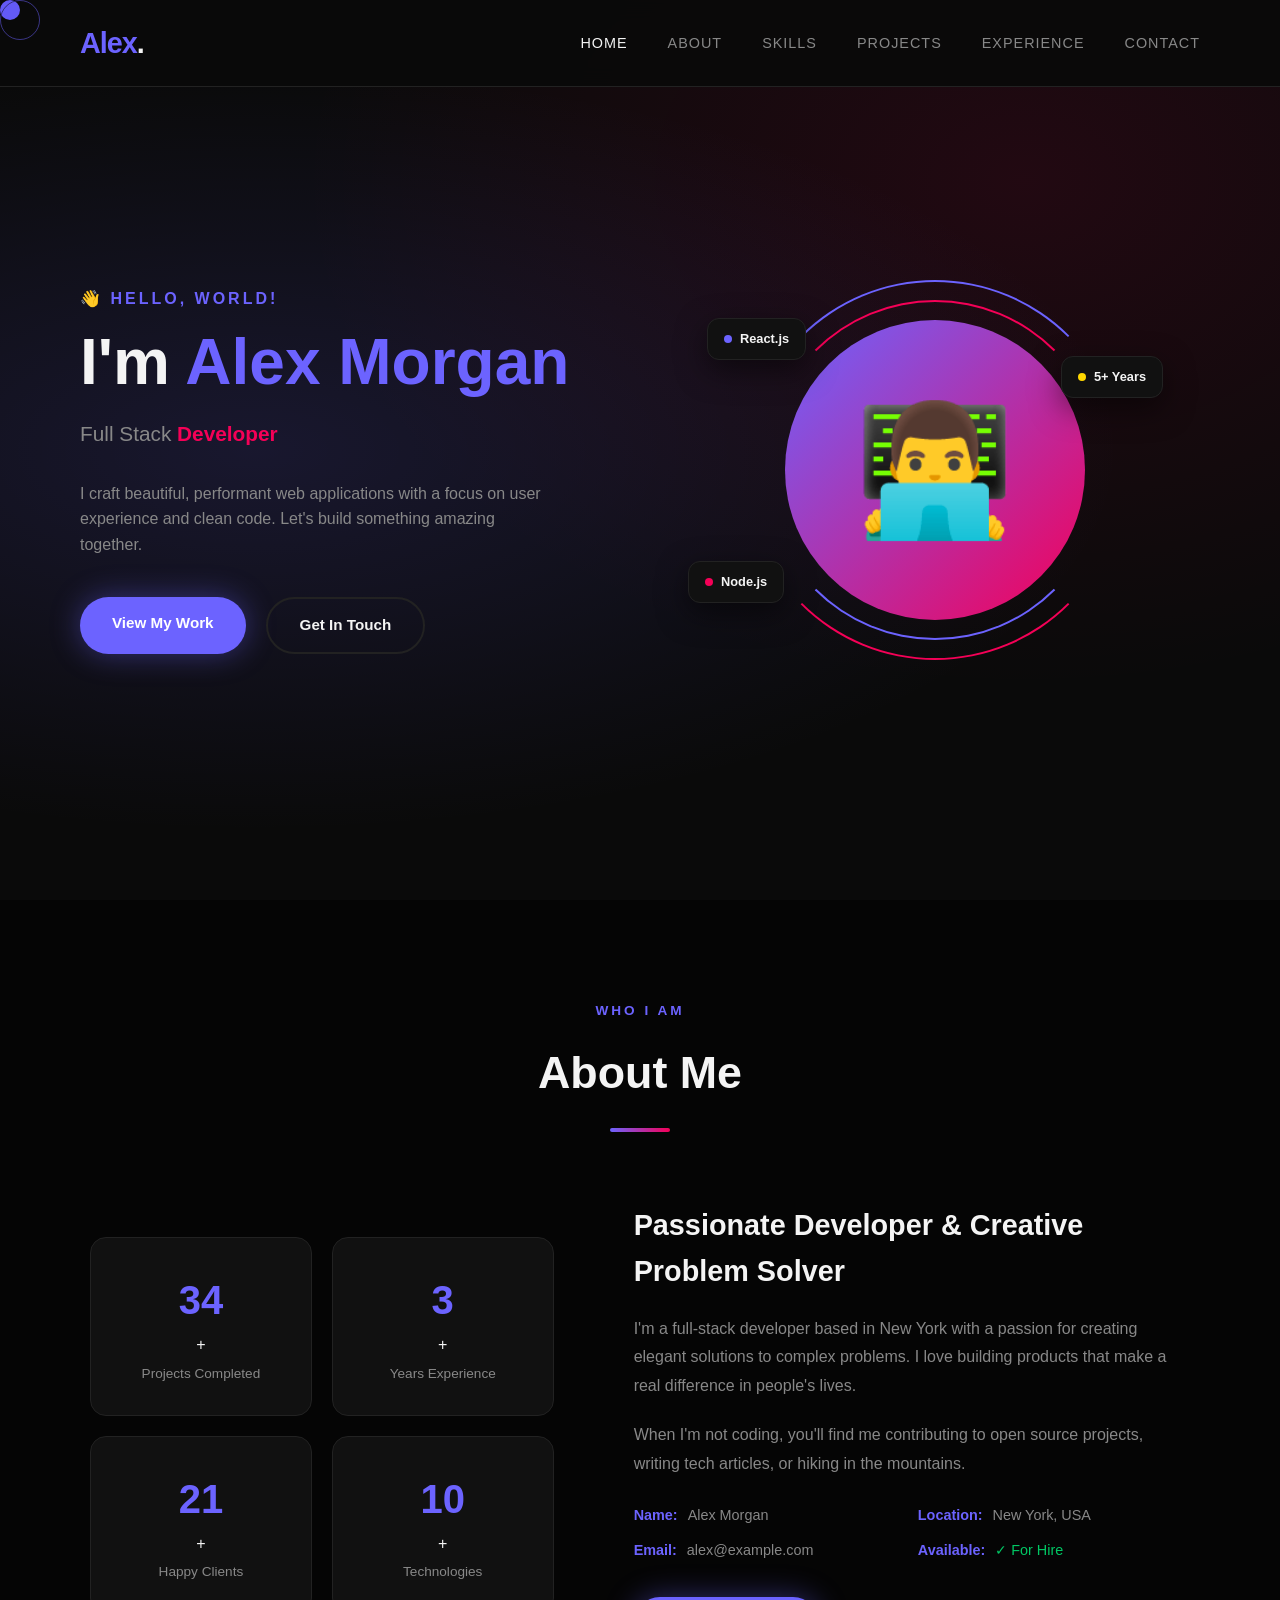
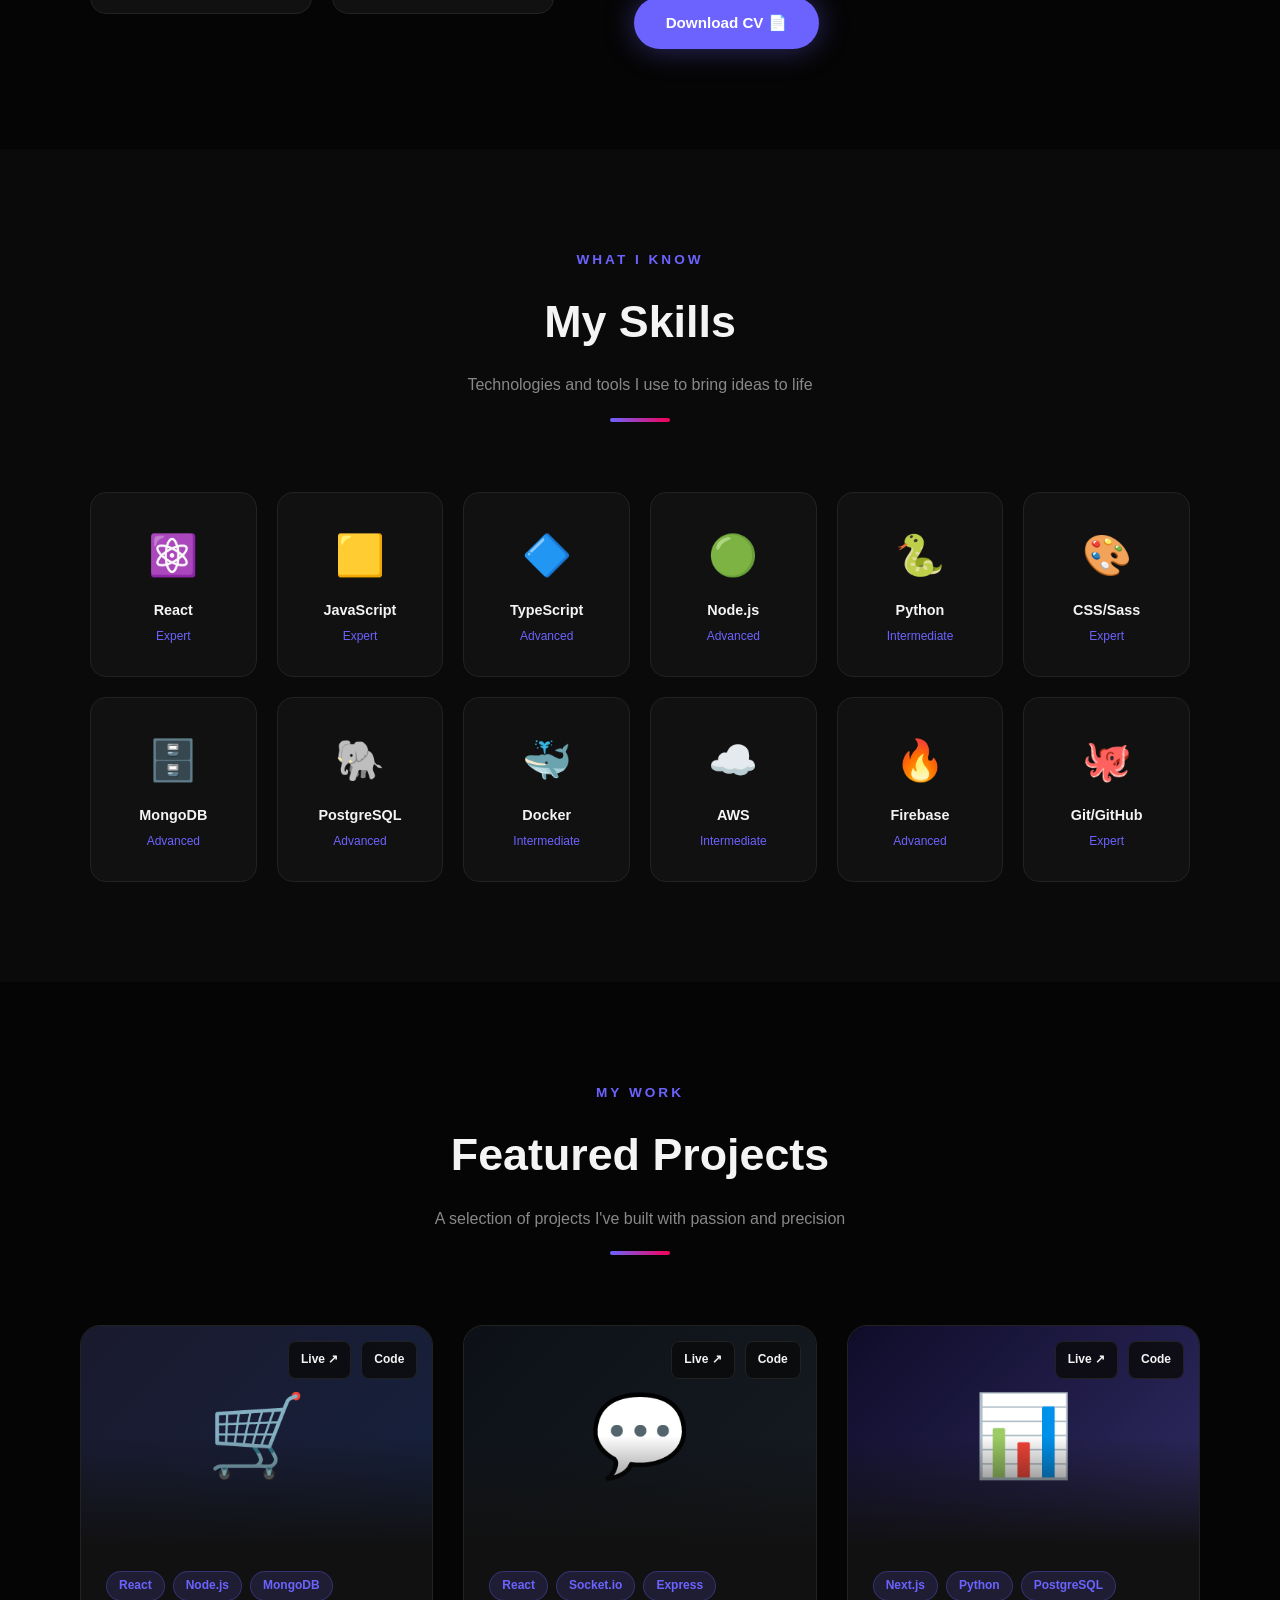
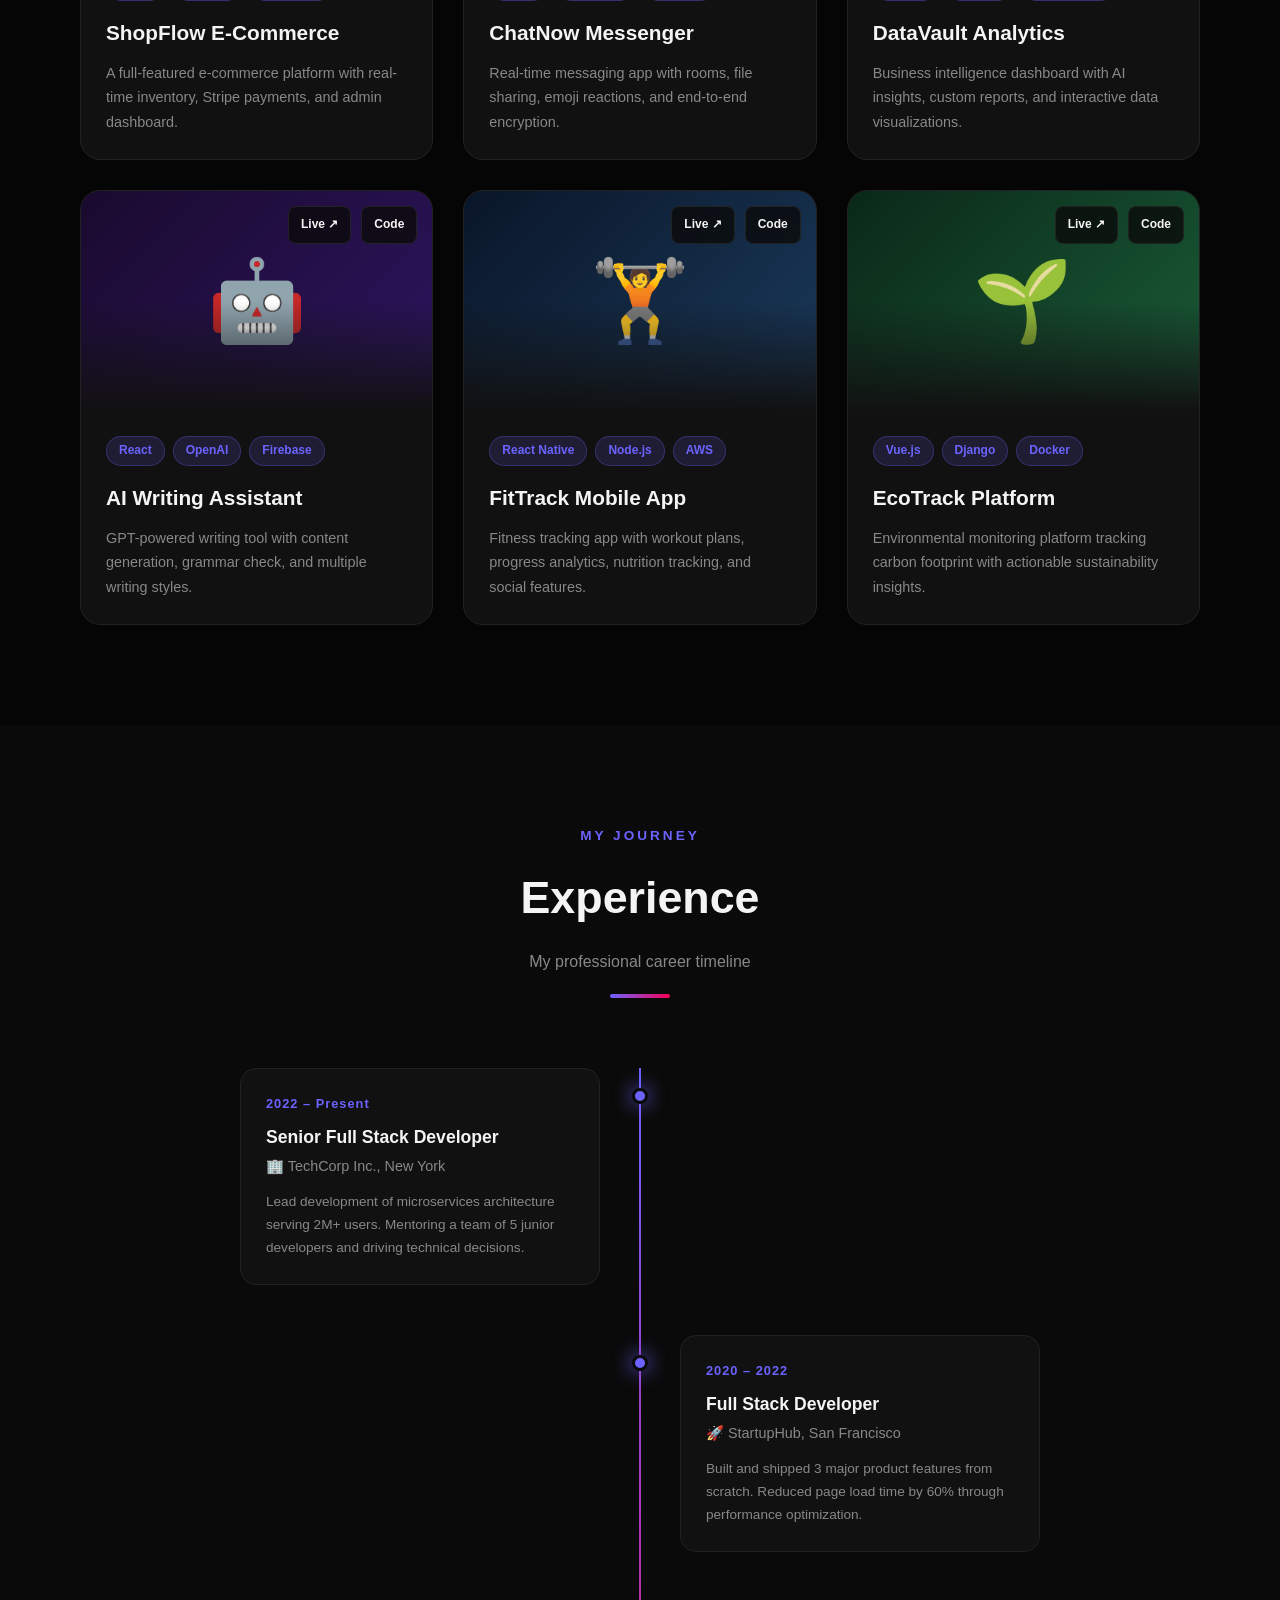
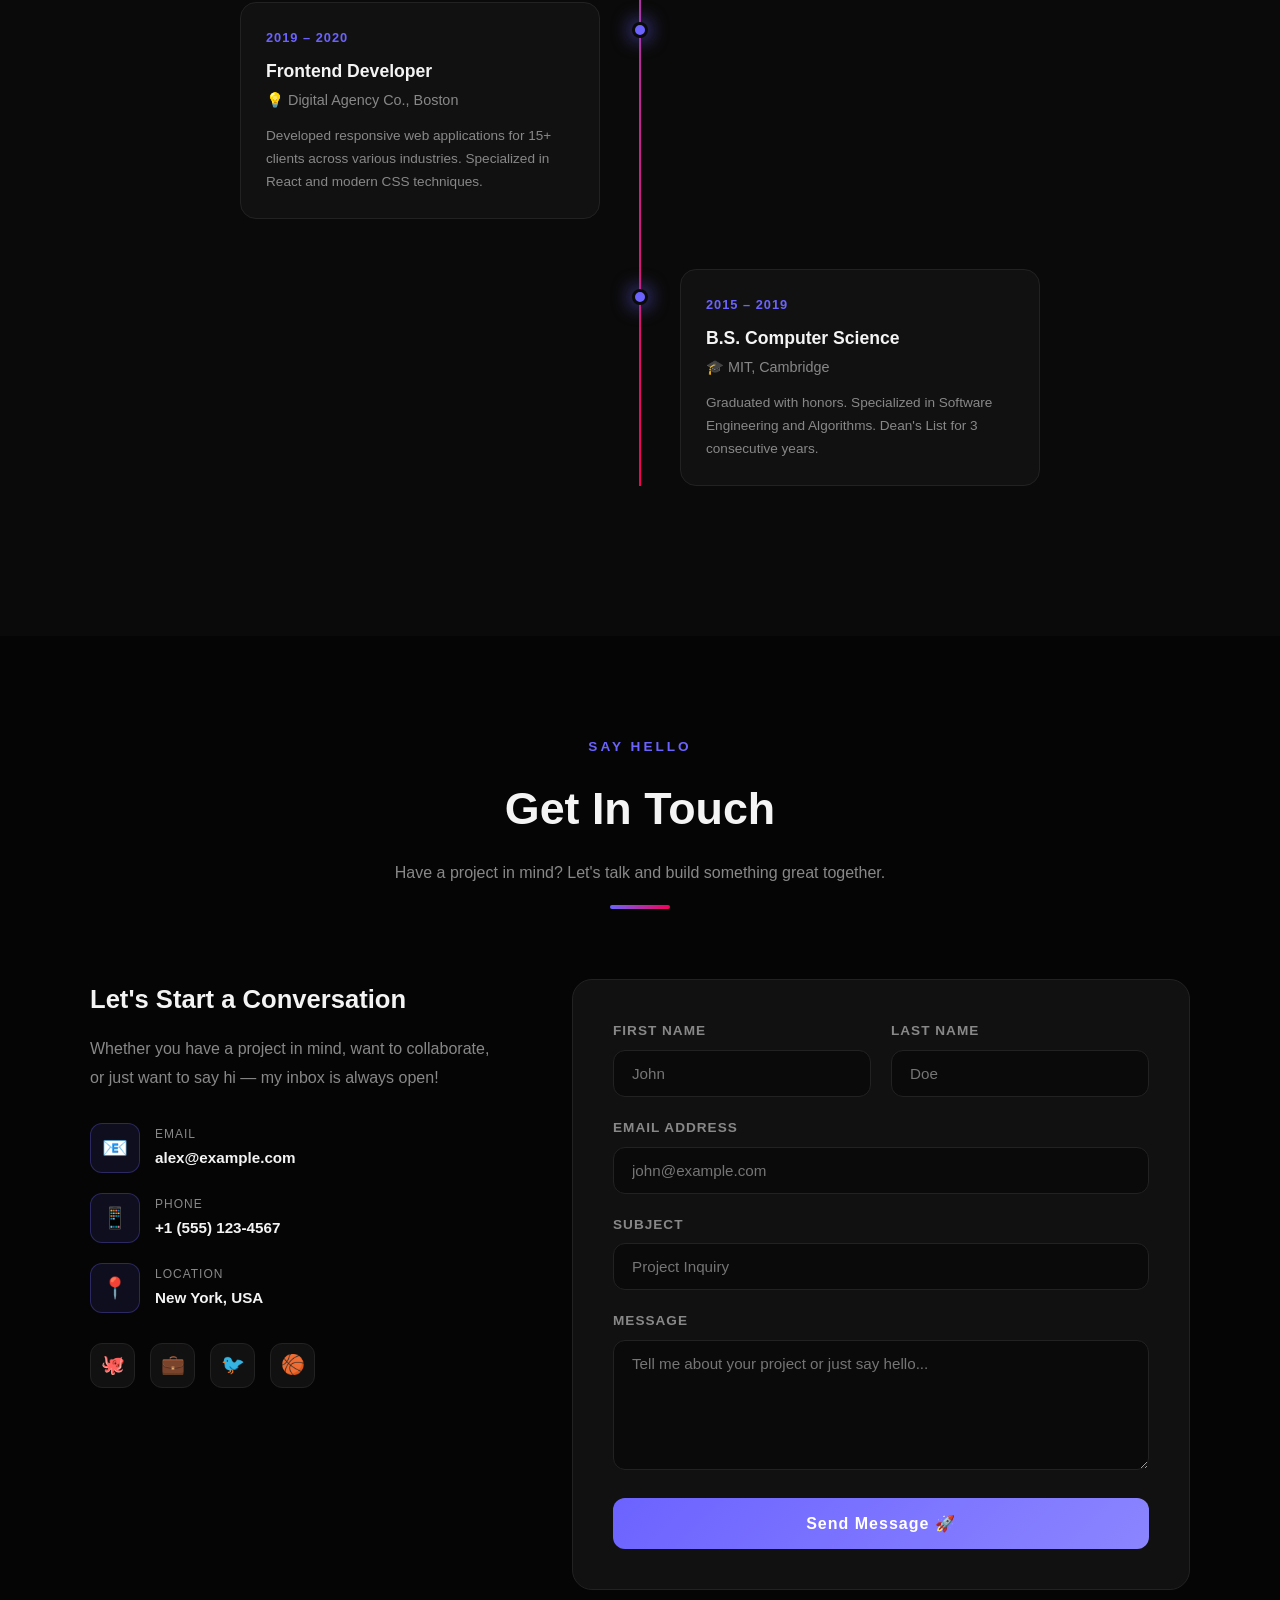
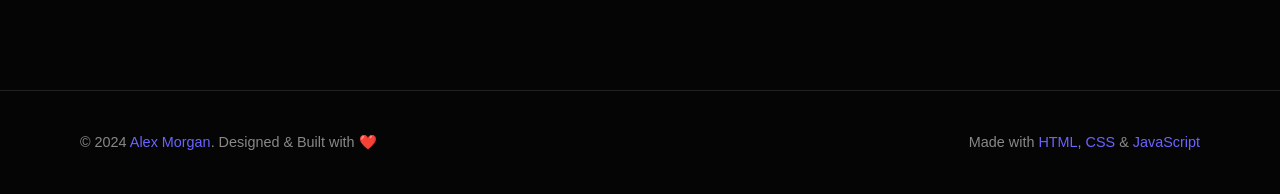
<file: portfolio.html>
<!DOCTYPE html>
<html lang="en">
<head>
    <meta charset="UTF-8">
    <meta name="viewport" content="width=device-width, initial-scale=1.0">
    <title>Alex Morgan | Portfolio</title>
    <style>
        * {
            margin: 0;
            padding: 0;
            box-sizing: border-box;
        }

        :root {
            --primary: #6c63ff;
            --secondary: #f50057;
            --dark: #0a0a0a;
            --darker: #050505;
            --light: #f4f4f4;
            --gray: #888;
            --card-bg: #111;
            --border: #222;
        }

        html {
            scroll-behavior: smooth;
        }

        body {
            font-family: 'Segoe UI', Tahoma, Geneva, Verdana, sans-serif;
            background-color: var(--dark);
            color: var(--light);
            line-height: 1.6;
        }

        /* ===== SCROLLBAR ===== */
        ::-webkit-scrollbar {
            width: 6px;
        }
        ::-webkit-scrollbar-track {
            background: var(--dark);
        }
        ::-webkit-scrollbar-thumb {
            background: var(--primary);
            border-radius: 10px;
        }

        /* ===== NAVBAR ===== */
        nav {
            position: fixed;
            top: 0;
            width: 100%;
            padding: 20px 80px;
            display: flex;
            justify-content: space-between;
            align-items: center;
            z-index: 1000;
            background: rgba(10, 10, 10, 0.95);
            backdrop-filter: blur(10px);
            border-bottom: 1px solid var(--border);
            transition: all 0.3s ease;
        }

        .logo {
            font-size: 1.8rem;
            font-weight: 800;
            color: var(--primary);
            text-decoration: none;
            letter-spacing: -1px;
        }

        .logo span {
            color: var(--light);
        }

        .nav-links {
            display: flex;
            list-style: none;
            gap: 40px;
        }

        .nav-links a {
            color: var(--gray);
            text-decoration: none;
            font-size: 0.9rem;
            font-weight: 500;
            letter-spacing: 1px;
            text-transform: uppercase;
            transition: color 0.3s ease;
            position: relative;
        }

        .nav-links a::after {
            content: '';
            position: absolute;
            bottom: -4px;
            left: 0;
            width: 0;
            height: 2px;
            background: var(--primary);
            transition: width 0.3s ease;
        }

        .nav-links a:hover {
            color: var(--light);
        }

        .nav-links a:hover::after {
            width: 100%;
        }

        .hamburger {
            display: none;
            flex-direction: column;
            cursor: pointer;
            gap: 5px;
        }

        .hamburger span {
            width: 25px;
            height: 2px;
            background: var(--light);
            transition: all 0.3s ease;
        }

        /* ===== HERO SECTION ===== */
        #hero {
            min-height: 100vh;
            display: flex;
            align-items: center;
            justify-content: center;
            padding: 100px 80px 60px;
            position: relative;
            overflow: hidden;
        }

        .hero-bg {
            position: absolute;
            top: 0;
            left: 0;
            width: 100%;
            height: 100%;
            background: radial-gradient(ellipse at 20% 50%, rgba(108, 99, 255, 0.15) 0%, transparent 60%),
                        radial-gradient(ellipse at 80% 20%, rgba(245, 0, 87, 0.1) 0%, transparent 50%);
        }

        .hero-content {
            max-width: 1200px;
            width: 100%;
            display: grid;
            grid-template-columns: 1fr 1fr;
            gap: 60px;
            align-items: center;
            position: relative;
            z-index: 1;
        }

        .hero-text .greeting {
            font-size: 1rem;
            color: var(--primary);
            letter-spacing: 3px;
            text-transform: uppercase;
            margin-bottom: 15px;
            font-weight: 600;
        }

        .hero-text h1 {
            font-size: 4rem;
            font-weight: 800;
            line-height: 1.1;
            margin-bottom: 20px;
        }

        .hero-text h1 .highlight {
            color: var(--primary);
        }

        .hero-text .subtitle {
            font-size: 1.3rem;
            color: var(--gray);
            margin-bottom: 30px;
        }

        .hero-text .subtitle span {
            color: var(--secondary);
            font-weight: 600;
        }

        .hero-text p {
            color: var(--gray);
            font-size: 1rem;
            margin-bottom: 40px;
            max-width: 480px;
        }

        .hero-buttons {
            display: flex;
            gap: 20px;
            flex-wrap: wrap;
        }

        .btn {
            padding: 14px 32px;
            border-radius: 50px;
            font-size: 0.95rem;
            font-weight: 600;
            text-decoration: none;
            cursor: pointer;
            transition: all 0.3s ease;
            border: none;
            display: inline-block;
        }

        .btn-primary {
            background: var(--primary);
            color: white;
            box-shadow: 0 0 30px rgba(108, 99, 255, 0.4);
        }

        .btn-primary:hover {
            transform: translateY(-3px);
            box-shadow: 0 10px 40px rgba(108, 99, 255, 0.6);
        }

        .btn-outline {
            background: transparent;
            color: var(--light);
            border: 2px solid var(--border);
        }

        .btn-outline:hover {
            border-color: var(--primary);
            color: var(--primary);
            transform: translateY(-3px);
        }

        .hero-image {
            display: flex;
            justify-content: center;
            align-items: center;
        }

        .avatar-container {
            position: relative;
            width: 380px;
            height: 380px;
        }

        .avatar-ring {
            position: absolute;
            top: 50%;
            left: 50%;
            transform: translate(-50%, -50%);
            width: 380px;
            height: 380px;
            border-radius: 50%;
            border: 2px solid transparent;
            border-top-color: var(--primary);
            border-bottom-color: var(--secondary);
            animation: spin 8s linear infinite;
        }

        .avatar-ring-2 {
            width: 340px;
            height: 340px;
            border-top-color: var(--secondary);
            border-bottom-color: var(--primary);
            animation: spin 6s linear infinite reverse;
        }

        @keyframes spin {
            to { transform: translate(-50%, -50%) rotate(360deg); }
        }

        .avatar {
            position: absolute;
            top: 50%;
            left: 50%;
            transform: translate(-50%, -50%);
            width: 300px;
            height: 300px;
            border-radius: 50%;
            background: linear-gradient(135deg, var(--primary), var(--secondary));
            display: flex;
            align-items: center;
            justify-content: center;
            font-size: 8rem;
            overflow: hidden;
        }

        .floating-badges {
            position: absolute;
            width: 100%;
            height: 100%;
        }

        .badge {
            position: absolute;
            background: var(--card-bg);
            border: 1px solid var(--border);
            border-radius: 12px;
            padding: 10px 16px;
            font-size: 0.8rem;
            font-weight: 600;
            color: var(--light);
            display: flex;
            align-items: center;
            gap: 8px;
            animation: float 3s ease-in-out infinite;
            box-shadow: 0 10px 30px rgba(0, 0, 0, 0.5);
        }

        .badge-1 { top: 10%; left: -10%; animation-delay: 0s; }
        .badge-2 { bottom: 15%; left: -15%; animation-delay: 1s; }
        .badge-3 { top: 20%; right: -10%; animation-delay: 2s; }

        @keyframes float {
            0%, 100% { transform: translateY(0); }
            50% { transform: translateY(-10px); }
        }

        .badge-dot {
            width: 8px;
            height: 8px;
            border-radius: 50%;
            background: var(--primary);
        }

        /* ===== SECTION STYLES ===== */
        section {
            padding: 100px 80px;
        }

        .section-header {
            text-align: center;
            margin-bottom: 70px;
        }

        .section-tag {
            font-size: 0.85rem;
            color: var(--primary);
            letter-spacing: 3px;
            text-transform: uppercase;
            font-weight: 600;
            display: block;
            margin-bottom: 15px;
        }

        .section-header h2 {
            font-size: 2.8rem;
            font-weight: 800;
            margin-bottom: 15px;
        }

        .section-header p {
            color: var(--gray);
            max-width: 550px;
            margin: 0 auto;
            font-size: 1rem;
        }

        .section-line {
            width: 60px;
            height: 4px;
            background: linear-gradient(90deg, var(--primary), var(--secondary));
            margin: 20px auto 0;
            border-radius: 2px;
        }

        /* ===== ABOUT SECTION ===== */
        #about {
            background: var(--darker);
        }

        .about-grid {
            max-width: 1100px;
            margin: 0 auto;
            display: grid;
            grid-template-columns: 1fr 1.2fr;
            gap: 80px;
            align-items: center;
        }

        .about-stats {
            display: grid;
            grid-template-columns: 1fr 1fr;
            gap: 20px;
        }

        .stat-card {
            background: var(--card-bg);
            border: 1px solid var(--border);
            border-radius: 16px;
            padding: 30px 20px;
            text-align: center;
            transition: all 0.3s ease;
        }

        .stat-card:hover {
            border-color: var(--primary);
            transform: translateY(-5px);
        }

        .stat-number {
            font-size: 2.5rem;
            font-weight: 800;
            color: var(--primary);
            display: block;
        }

        .stat-label {
            color: var(--gray);
            font-size: 0.85rem;
            margin-top: 5px;
        }

        .about-text h3 {
            font-size: 1.8rem;
            font-weight: 700;
            margin-bottom: 20px;
        }

        .about-text p {
            color: var(--gray);
            margin-bottom: 20px;
            line-height: 1.8;
        }

        .about-info {
            display: grid;
            grid-template-columns: 1fr 1fr;
            gap: 12px;
            margin: 25px 0;
        }

        .info-item {
            display: flex;
            align-items: center;
            gap: 10px;
            color: var(--gray);
            font-size: 0.9rem;
        }

        .info-item span:first-child {
            color: var(--primary);
            font-weight: 600;
        }

        /* ===== SKILLS SECTION ===== */
        .skills-container {
            max-width: 1100px;
            margin: 0 auto;
        }

        .skills-grid {
            display: grid;
            grid-template-columns: repeat(auto-fit, minmax(150px, 1fr));
            gap: 20px;
        }

        .skill-card {
            background: var(--card-bg);
            border: 1px solid var(--border);
            border-radius: 16px;
            padding: 30px 20px;
            text-align: center;
            transition: all 0.3s ease;
            cursor: default;
        }

        .skill-card:hover {
            border-color: var(--primary);
            transform: translateY(-8px);
            box-shadow: 0 20px 40px rgba(108, 99, 255, 0.2);
        }

        .skill-icon {
            font-size: 2.5rem;
            margin-bottom: 12px;
            display: block;
        }

        .skill-name {
            font-size: 0.9rem;
            font-weight: 600;
            color: var(--light);
        }

        .skill-level {
            font-size: 0.75rem;
            color: var(--primary);
            margin-top: 5px;
        }

        /* ===== PROJECTS SECTION ===== */
        #projects {
            background: var(--darker);
        }

        .projects-grid {
            max-width: 1200px;
            margin: 0 auto;
            display: grid;
            grid-template-columns: repeat(auto-fit, minmax(340px, 1fr));
            gap: 30px;
        }

        .project-card {
            background: var(--card-bg);
            border: 1px solid var(--border);
            border-radius: 20px;
            overflow: hidden;
            transition: all 0.3s ease;
            position: relative;
        }

        .project-card:hover {
            border-color: var(--primary);
            transform: translateY(-10px);
            box-shadow: 0 30px 60px rgba(108, 99, 255, 0.2);
        }

        .project-image {
            width: 100%;
            height: 220px;
            display: flex;
            align-items: center;
            justify-content: center;
            font-size: 5rem;
            position: relative;
            overflow: hidden;
        }

        .project-image::after {
            content: '';
            position: absolute;
            inset: 0;
            background: linear-gradient(to bottom, transparent 50%, var(--card-bg));
        }

        .project-overlay {
            position: absolute;
            top: 15px;
            right: 15px;
            display: flex;
            gap: 10px;
            z-index: 2;
        }

        .project-link {
            background: rgba(10, 10, 10, 0.8);
            border: 1px solid var(--border);
            border-radius: 8px;
            padding: 8px 12px;
            color: var(--light);
            text-decoration: none;
            font-size: 0.75rem;
            font-weight: 600;
            transition: all 0.3s ease;
            backdrop-filter: blur(5px);
        }

        .project-link:hover {
            background: var(--primary);
            border-color: var(--primary);
        }

        .project-body {
            padding: 25px;
        }

        .project-tags {
            display: flex;
            flex-wrap: wrap;
            gap: 8px;
            margin-bottom: 15px;
        }

        .tag {
            background: rgba(108, 99, 255, 0.15);
            color: var(--primary);
            padding: 4px 12px;
            border-radius: 50px;
            font-size: 0.75rem;
            font-weight: 600;
            border: 1px solid rgba(108, 99, 255, 0.3);
        }

        .project-body h3 {
            font-size: 1.3rem;
            font-weight: 700;
            margin-bottom: 12px;
        }

        .project-body p {
            color: var(--gray);
            font-size: 0.9rem;
            line-height: 1.7;
        }

        /* ===== EXPERIENCE SECTION ===== */
        .timeline {
            max-width: 800px;
            margin: 0 auto;
            position: relative;
        }

        .timeline::before {
            content: '';
            position: absolute;
            left: 50%;
            transform: translateX(-50%);
            top: 0;
            bottom: 0;
            width: 2px;
            background: linear-gradient(to bottom, var(--primary), var(--secondary));
        }

        .timeline-item {
            display: flex;
            justify-content: flex-end;
            padding-right: calc(50% + 40px);
            margin-bottom: 50px;
            position: relative;
        }

        .timeline-item:nth-child(even) {
            justify-content: flex-start;
            padding-right: 0;
            padding-left: calc(50% + 40px);
        }

        .timeline-dot {
            position: absolute;
            left: 50%;
            top: 20px;
            transform: translateX(-50%);
            width: 16px;
            height: 16px;
            border-radius: 50%;
            background: var(--primary);
            border: 3px solid var(--dark);
            box-shadow: 0 0 20px var(--primary);
        }

        .timeline-card {
            background: var(--card-bg);
            border: 1px solid var(--border);
            border-radius: 16px;
            padding: 25px;
            width: 100%;
            transition: all 0.3s ease;
        }

        .timeline-card:hover {
            border-color: var(--primary);
            transform: scale(1.02);
        }

        .timeline-date {
            font-size: 0.8rem;
            color: var(--primary);
            font-weight: 600;
            letter-spacing: 1px;
            margin-bottom: 8px;
        }

        .timeline-card h3 {
            font-size: 1.1rem;
            font-weight: 700;
            margin-bottom: 4px;
        }

        .timeline-company {
            color: var(--gray);
            font-size: 0.9rem;
            margin-bottom: 12px;
            font-weight: 500;
        }

        .timeline-card p {
            color: var(--gray);
            font-size: 0.85rem;
            line-height: 1.7;
        }

        /* ===== CONTACT SECTION ===== */
        #contact {
            background: var(--darker);
        }

        .contact-container {
            max-width: 1100px;
            margin: 0 auto;
            display: grid;
            grid-template-columns: 1fr 1.5fr;
            gap: 70px;
            align-items: start;
        }

        .contact-info h3 {
            font-size: 1.6rem;
            font-weight: 700;
            margin-bottom: 15px;
        }

        .contact-info p {
            color: var(--gray);
            line-height: 1.8;
            margin-bottom: 30px;
        }

        .contact-details {
            display: flex;
            flex-direction: column;
            gap: 20px;
        }

        .contact-item {
            display: flex;
            align-items: center;
            gap: 15px;
        }

        .contact-icon {
            width: 50px;
            height: 50px;
            background: rgba(108, 99, 255, 0.1);
            border: 1px solid rgba(108, 99, 255, 0.3);
            border-radius: 12px;
            display: flex;
            align-items: center;
            justify-content: center;
            font-size: 1.3rem;
            flex-shrink: 0;
        }

        .contact-item-text span {
            display: block;
            font-size: 0.75rem;
            color: var(--gray);
            text-transform: uppercase;
            letter-spacing: 1px;
        }

        .contact-item-text strong {
            font-size: 0.95rem;
        }

        .social-links {
            display: flex;
            gap: 15px;
            margin-top: 30px;
        }

        .social-link {
            width: 45px;
            height: 45px;
            background: var(--card-bg);
            border: 1px solid var(--border);
            border-radius: 12px;
            display: flex;
            align-items: center;
            justify-content: center;
            font-size: 1.2rem;
            text-decoration: none;
            transition: all 0.3s ease;
        }

        .social-link:hover {
            border-color: var(--primary);
            transform: translateY(-5px);
            box-shadow: 0 10px 25px rgba(108, 99, 255, 0.3);
        }

        /* ===== FORM ===== */
        .contact-form {
            background: var(--card-bg);
            border: 1px solid var(--border);
            border-radius: 20px;
            padding: 40px;
        }

        .form-group {
            margin-bottom: 20px;
        }

        .form-row {
            display: grid;
            grid-template-columns: 1fr 1fr;
            gap: 20px;
        }

        label {
            display: block;
            font-size: 0.85rem;
            font-weight: 600;
            color: var(--gray);
            margin-bottom: 8px;
            text-transform: uppercase;
            letter-spacing: 1px;
        }

        input, textarea, select {
            width: 100%;
            padding: 14px 18px;
            background: var(--dark);
            border: 1px solid var(--border);
            border-radius: 12px;
            color: var(--light);
            font-size: 0.95rem;
            font-family: inherit;
            transition: all 0.3s ease;
            outline: none;
        }

        input:focus, textarea:focus {
            border-color: var(--primary);
            box-shadow: 0 0 0 3px rgba(108, 99, 255, 0.1);
        }

        textarea {
            resize: vertical;
            min-height: 130px;
        }

        .form-submit {
            width: 100%;
            padding: 16px;
            background: linear-gradient(135deg, var(--primary), #8b85ff);
            color: white;
            border: none;
            border-radius: 12px;
            font-size: 1rem;
            font-weight: 700;
            cursor: pointer;
            transition: all 0.3s ease;
            letter-spacing: 1px;
        }

        .form-submit:hover {
            transform: translateY(-3px);
            box-shadow: 0 15px 35px rgba(108, 99, 255, 0.4);
        }

        .form-submit:active {
            transform: translateY(0);
        }

        /* ===== SUCCESS MESSAGE ===== */
        .success-msg {
            display: none;
            background: rgba(0, 200, 100, 0.1);
            border: 1px solid rgba(0, 200, 100, 0.3);
            border-radius: 12px;
            padding: 15px 20px;
            color: #00c864;
            font-weight: 600;
            margin-top: 15px;
            text-align: center;
        }

        /* ===== FOOTER ===== */
        footer {
            background: var(--darker);
            border-top: 1px solid var(--border);
            padding: 40px 80px;
            display: flex;
            justify-content: space-between;
            align-items: center;
            flex-wrap: wrap;
            gap: 20px;
        }

        footer p {
            color: var(--gray);
            font-size: 0.9rem;
        }

        footer p span {
            color: var(--primary);
        }

        /* ===== BACK TO TOP ===== */
        .back-to-top {
            position: fixed;
            bottom: 30px;
            right: 30px;
            width: 50px;
            height: 50px;
            background: var(--primary);
            border-radius: 50%;
            display: flex;
            align-items: center;
            justify-content: center;
            font-size: 1.3rem;
            text-decoration: none;
            color: white;
            opacity: 0;
            transform: translateY(20px);
            transition: all 0.3s ease;
            z-index: 999;
            box-shadow: 0 5px 20px rgba(108, 99, 255, 0.5);
        }

        .back-to-top.visible {
            opacity: 1;
            transform: translateY(0);
        }

        .back-to-top:hover {
            transform: translateY(-5px);
        }

        /* ===== CURSOR ===== */
        .cursor {
            width: 20px;
            height: 20px;
            border-radius: 50%;
            background: var(--primary);
            position: fixed;
            pointer-events: none;
            z-index: 9999;
            mix-blend-mode: difference;
            transition: transform 0.15s ease;
        }

        .cursor-trail {
            width: 40px;
            height: 40px;
            border-radius: 50%;
            border: 1px solid rgba(108, 99, 255, 0.5);
            position: fixed;
            pointer-events: none;
            z-index: 9998;
            transition: all 0.3s ease;
        }

        /* ===== ANIMATIONS ===== */
        .fade-up {
            opacity: 0;
            transform: translateY(40px);
            transition: opacity 0.7s ease, transform 0.7s ease;
        }

        .fade-up.visible {
            opacity: 1;
            transform: translateY(0);
        }

        /* ===== RESPONSIVE ===== */
        @media (max-width: 992px) {
            nav { padding: 20px 40px; }
            section { padding: 80px 40px; }

            .hero-content { grid-template-columns: 1fr; text-align: center; }
            .hero-image { order: -1; }
            .hero-text p { margin: 0 auto 40px; }
            .hero-buttons { justify-content: center; }
            .avatar-container { width: 280px; height: 280px; }
            .avatar-ring { width: 280px; height: 280px; }
            .avatar-ring.avatar-ring-2 { width: 250px; height: 250px; }
            .avatar { width: 220px; height: 220px; font-size: 5rem; }

            .about-grid { grid-template-columns: 1fr; gap: 50px; }
            .contact-container { grid-template-columns: 1fr; }
            .timeline::before { left: 20px; }
            .timeline-item, .timeline-item:nth-child(even) { 
                justify-content: flex-start; 
                padding-left: 55px; 
                padding-right: 0; 
            }
            .timeline-dot { left: 20px; }
            footer { justify-content: center; text-align: center; }
        }

        @media (max-width: 768px) {
            nav { padding: 15px 25px; }
            .nav-links {
                position: fixed;
                top: 70px;
                left: -100%;
                width: 100%;
                background: rgba(10, 10, 10, 0.98);
                flex-direction: column;
                align-items: center;
                padding: 30px;
                gap: 25px;
                transition: left 0.3s ease;
                border-bottom: 1px solid var(--border);
            }
            .nav-links.open { left: 0; }
            .hamburger { display: flex; }

            section { padding: 70px 25px; }
            .hero-text h1 { font-size: 2.8rem; }
            .section-header h2 { font-size: 2.2rem; }
            .form-row { grid-template-columns: 1fr; }
            .about-stats { grid-template-columns: 1fr 1fr; }
            footer { padding: 30px 25px; }
            .badge-1, .badge-2, .badge-3 { display: none; }
        }

        @media (max-width: 480px) {
            .hero-text h1 { font-size: 2.2rem; }
            .projects-grid { grid-template-columns: 1fr; }
            .skills-grid { grid-template-columns: repeat(2, 1fr); }
            .contact-form { padding: 25px; }
        }
    </style>
</head>
<body>

    <!-- Custom Cursor -->
    <div class="cursor" id="cursor"></div>
    <div class="cursor-trail" id="cursorTrail"></div>

    <!-- ===== NAVBAR ===== -->
    <nav id="navbar">
        <a href="#hero" class="logo">Alex<span>.</span></a>
        <ul class="nav-links" id="navLinks">
            <li><a href="#hero">Home</a></li>
            <li><a href="#about">About</a></li>
            <li><a href="#skills">Skills</a></li>
            <li><a href="#projects">Projects</a></li>
            <li><a href="#experience">Experience</a></li>
            <li><a href="#contact">Contact</a></li>
        </ul>
        <div class="hamburger" id="hamburger">
            <span></span>
            <span></span>
            <span></span>
        </div>
    </nav>

    <!-- ===== HERO SECTION ===== -->
    <section id="hero">
        <div class="hero-bg"></div>
        <div class="hero-content">
            <div class="hero-text">
                <p class="greeting">👋 Hello, World!</p>
                <h1>I'm <span class="highlight">Alex Morgan</span></h1>
                <p class="subtitle">Full Stack <span id="typed-text">Developer</span></p>
                <p>I craft beautiful, performant web applications with a focus on user experience and clean code. Let's build something amazing together.</p>
                <div class="hero-buttons">
                    <a href="#projects" class="btn btn-primary">View My Work</a>
                    <a href="#contact" class="btn btn-outline">Get In Touch</a>
                </div>
            </div>
            <div class="hero-image">
                <div class="avatar-container">
                    <div class="avatar-ring"></div>
                    <div class="avatar-ring avatar-ring-2"></div>
                    <div class="avatar">👨‍💻</div>
                    <div class="floating-badges">
                        <div class="badge badge-1">
                            <div class="badge-dot"></div>
                            React.js
                        </div>
                        <div class="badge badge-2">
                            <div class="badge-dot" style="background: #f50057"></div>
                            Node.js
                        </div>
                        <div class="badge badge-3">
                            <div class="badge-dot" style="background: #ffd700"></div>
                            5+ Years
                        </div>
                    </div>
                </div>
            </div>
        </div>
    </section>

    <!-- ===== ABOUT SECTION ===== -->
    <section id="about">
        <div class="section-header fade-up">
            <span class="section-tag">Who I Am</span>
            <h2>About Me</h2>
            <div class="section-line"></div>
        </div>
        <div class="about-grid">
            <div class="about-stats fade-up">
                <div class="stat-card">
                    <span class="stat-number" data-count="50">0</span>+
                    <div class="stat-label">Projects Completed</div>
                </div>
                <div class="stat-card">
                    <span class="stat-number" data-count="5">0</span>+
                    <div class="stat-label">Years Experience</div>
                </div>
                <div class="stat-card">
                    <span class="stat-number" data-count="30">0</span>+
                    <div class="stat-label">Happy Clients</div>
                </div>
                <div class="stat-card">
                    <span class="stat-number" data-count="15">0</span>+
                    <div class="stat-label">Technologies</div>
                </div>
            </div>
            <div class="about-text fade-up">
                <h3>Passionate Developer & Creative Problem Solver</h3>
                <p>I'm a full-stack developer based in New York with a passion for creating elegant solutions to complex problems. I love building products that make a real difference in people's lives.</p>
                <p>When I'm not coding, you'll find me contributing to open source projects, writing tech articles, or hiking in the mountains.</p>
                <div class="about-info">
                    <div class="info-item">
                        <span>Name:</span>
                        <span>Alex Morgan</span>
                    </div>
                    <div class="info-item">
                        <span>Location:</span>
                        <span>New York, USA</span>
                    </div>
                    <div class="info-item">
                        <span>Email:</span>
                        <span>alex@example.com</span>
                    </div>
                    <div class="info-item">
                        <span>Available:</span>
                        <span style="color: #00c864;">✓ For Hire</span>
                    </div>
                </div>
                <a href="#" class="btn btn-primary" style="margin-top:10px">Download CV 📄</a>
            </div>
        </div>
    </section>

    <!-- ===== SKILLS SECTION ===== -->
    <section id="skills">
        <div class="section-header fade-up">
            <span class="section-tag">What I Know</span>
            <h2>My Skills</h2>
            <p>Technologies and tools I use to bring ideas to life</p>
            <div class="section-line"></div>
        </div>
        <div class="skills-container">
            <div class="skills-grid">
                <div class="skill-card fade-up"><span class="skill-icon">⚛️</span><div class="skill-name">React</div><div class="skill-level">Expert</div></div>
                <div class="skill-card fade-up"><span class="skill-icon">🟨</span><div class="skill-name">JavaScript</div><div class="skill-level">Expert</div></div>
                <div class="skill-card fade-up"><span class="skill-icon">🔷</span><div class="skill-name">TypeScript</div><div class="skill-level">Advanced</div></div>
                <div class="skill-card fade-up"><span class="skill-icon">🟢</span><div class="skill-name">Node.js</div><div class="skill-level">Advanced</div></div>
                <div class="skill-card fade-up"><span class="skill-icon">🐍</span><div class="skill-name">Python</div><div class="skill-level">Intermediate</div></div>
                <div class="skill-card fade-up"><span class="skill-icon">🎨</span><div class="skill-name">CSS/Sass</div><div class="skill-level">Expert</div></div>
                <div class="skill-card fade-up"><span class="skill-icon">🗄️</span><div class="skill-name">MongoDB</div><div class="skill-level">Advanced</div></div>
                <div class="skill-card fade-up"><span class="skill-icon">🐘</span><div class="skill-name">PostgreSQL</div><div class="skill-level">Advanced</div></div>
                <div class="skill-card fade-up"><span class="skill-icon">🐳</span><div class="skill-name">Docker</div><div class="skill-level">Intermediate</div></div>
                <div class="skill-card fade-up"><span class="skill-icon">☁️</span><div class="skill-name">AWS</div><div class="skill-level">Intermediate</div></div>
                <div class="skill-card fade-up"><span class="skill-icon">🔥</span><div class="skill-name">Firebase</div><div class="skill-level">Advanced</div></div>
                <div class="skill-card fade-up"><span class="skill-icon">🐙</span><div class="skill-name">Git/GitHub</div><div class="skill-level">Expert</div></div>
            </div>
        </div>
    </section>

    <!-- ===== PROJECTS SECTION ===== -->
    <section id="projects">
        <div class="section-header fade-up">
            <span class="section-tag">My Work</span>
            <h2>Featured Projects</h2>
            <p>A selection of projects I've built with passion and precision</p>
            <div class="section-line"></div>
        </div>
        <div class="projects-grid">

            <div class="project-card fade-up">
                <div class="project-image" style="background: linear-gradient(135deg, #1a1a2e, #16213e);">
                    🛒
                    <div class="project-overlay">
                        <a href="#" class="project-link">Live ↗</a>
                        <a href="#" class="project-link">Code</a>
                    </div>
                </div>
                <div class="project-body">
                    <div class="project-tags">
                        <span class="tag">React</span>
                        <span class="tag">Node.js</span>
                        <span class="tag">MongoDB</span>
                    </div>
                    <h3>ShopFlow E-Commerce</h3>
                    <p>A full-featured e-commerce platform with real-time inventory, Stripe payments, and admin dashboard.</p>
                </div>
            </div>

            <div class="project-card fade-up">
                <div class="project-image" style="background: linear-gradient(135deg, #0d1117, #161b22);">
                    💬
                    <div class="project-overlay">
                        <a href="#" class="project-link">Live ↗</a>
                        <a href="#" class="project-link">Code</a>
                    </div>
                </div>
                <div class="project-body">
                    <div class="project-tags">
                        <span class="tag">React</span>
                        <span class="tag">Socket.io</span>
                        <span class="tag">Express</span>
                    </div>
                    <h3>ChatNow Messenger</h3>
                    <p>Real-time messaging app with rooms, file sharing, emoji reactions, and end-to-end encryption.</p>
                </div>
            </div>

            <div class="project-card fade-up">
                <div class="project-image" style="background: linear-gradient(135deg, #0f0c29, #302b63);">
                    📊
                    <div class="project-overlay">
                        <a href="#" class="project-link">Live ↗</a>
                        <a href="#" class="project-link">Code</a>
                    </div>
                </div>
                <div class="project-body">
                    <div class="project-tags">
                        <span class="tag">Next.js</span>
                        <span class="tag">Python</span>
                        <span class="tag">PostgreSQL</span>
                    </div>
                    <h3>DataVault Analytics</h3>
                    <p>Business intelligence dashboard with AI insights, custom reports, and interactive data visualizations.</p>
                </div>
            </div>

            <div class="project-card fade-up">
                <div class="project-image" style="background: linear-gradient(135deg, #1a0a2e, #2d1560);">
                    🤖
                    <div class="project-overlay">
                        <a href="#" class="project-link">Live ↗</a>
                        <a href="#" class="project-link">Code</a>
                    </div>
                </div>
                <div class="project-body">
                    <div class="project-tags">
                        <span class="tag">React</span>
                        <span class="tag">OpenAI</span>
                        <span class="tag">Firebase</span>
                    </div>
                    <h3>AI Writing Assistant</h3>
                    <p>GPT-powered writing tool with content generation, grammar check, and multiple writing styles.</p>
                </div>
            </div>

            <div class="project-card fade-up">
                <div class="project-image" style="background: linear-gradient(135deg, #0a1628, #1a3a5c);">
                    🏋️
                    <div class="project-overlay">
                        <a href="#" class="project-link">Live ↗</a>
                        <a href="#" class="project-link">Code</a>
                    </div>
                </div>
                <div class="project-body">
                    <div class="project-tags">
                        <span class="tag">React Native</span>
                        <span class="tag">Node.js</span>
                        <span class="tag">AWS</span>
                    </div>
                    <h3>FitTrack Mobile App</h3>
                    <p>Fitness tracking app with workout plans, progress analytics, nutrition tracking, and social features.</p>
                </div>
            </div>

            <div class="project-card fade-up">
                <div class="project-image" style="background: linear-gradient(135deg, #0a2818, #1a5c38);">
                    🌱
                    <div class="project-overlay">
                        <a href="#" class="project-link">Live ↗</a>
                        <a href="#" class="project-link">Code</a>
                    </div>
                </div>
                <div class="project-body">
                    <div class="project-tags">
                        <span class="tag">Vue.js</span>
                        <span class="tag">Django</span>
                        <span class="tag">Docker</span>
                    </div>
                    <h3>EcoTrack Platform</h3>
                    <p>Environmental monitoring platform tracking carbon footprint with actionable sustainability insights.</p>
                </div>
            </div>

        </div>
    </section>

    <!-- ===== EXPERIENCE SECTION ===== -->
    <section id="experience">
        <div class="section-header fade-up">
            <span class="section-tag">My Journey</span>
            <h2>Experience</h2>
            <p>My professional career timeline</p>
            <div class="section-line"></div>
        </div>
        <div class="timeline">
            <div class="timeline-item fade-up">
                <div class="timeline-dot"></div>
                <div class="timeline-card">
                    <div class="timeline-date">2022 – Present</div>
                    <h3>Senior Full Stack Developer</h3>
                    <div class="timeline-company">🏢 TechCorp Inc., New York</div>
                    <p>Lead development of microservices architecture serving 2M+ users. Mentoring a team of 5 junior developers and driving technical decisions.</p>
                </div>
            </div>
            <div class="timeline-item fade-up">
                <div class="timeline-dot"></div>
                <div class="timeline-card">
                    <div class="timeline-date">2020 – 2022</div>
                    <h3>Full Stack Developer</h3>
                    <div class="timeline-company">🚀 StartupHub, San Francisco</div>
                    <p>Built and shipped 3 major product features from scratch. Reduced page load time by 60% through performance optimization.</p>
                </div>
            </div>
            <div class="timeline-item fade-up">
                <div class="timeline-dot"></div>
                <div class="timeline-card">
                    <div class="timeline-date">2019 – 2020</div>
                    <h3>Frontend Developer</h3>
                    <div class="timeline-company">💡 Digital Agency Co., Boston</div>
                    <p>Developed responsive web applications for 15+ clients across various industries. Specialized in React and modern CSS techniques.</p>
                </div>
            </div>
            <div class="timeline-item fade-up">
                <div class="timeline-dot"></div>
                <div class="timeline-card">
                    <div class="timeline-date">2015 – 2019</div>
                    <h3>B.S. Computer Science</h3>
                    <div class="timeline-company">🎓 MIT, Cambridge</div>
                    <p>Graduated with honors. Specialized in Software Engineering and Algorithms. Dean's List for 3 consecutive years.</p>
                </div>
            </div>
        </div>
    </section>

    <!-- ===== CONTACT SECTION ===== -->
    <section id="contact">
        <div class="section-header fade-up">
            <span class="section-tag">Say Hello</span>
            <h2>Get In Touch</h2>
            <p>Have a project in mind? Let's talk and build something great together.</p>
            <div class="section-line"></div>
        </div>
        <div class="contact-container">
            <div class="contact-info fade-up">
                <h3>Let's Start a Conversation</h3>
                <p>Whether you have a project in mind, want to collaborate, or just want to say hi — my inbox is always open!</p>
                <div class="contact-details">
                    <div class="contact-item">
                        <div class="contact-icon">📧</div>
                        <div class="contact-item-text">
                            <span>Email</span>
                            <strong>alex@example.com</strong>
                        </div>
                    </div>
                    <div class="contact-item">
                        <div class="contact-icon">📱</div>
                        <div class="contact-item-text">
                            <span>Phone</span>
                            <strong>+1 (555) 123-4567</strong>
                        </div>
                    </div>
                    <div class="contact-item">
                        <div class="contact-icon">📍</div>
                        <div class="contact-item-text">
                            <span>Location</span>
                            <strong>New York, USA</strong>
                        </div>
                    </div>
                </div>
                <div class="social-links">
                    <a href="#" class="social-link" title="GitHub">🐙</a>
                    <a href="#" class="social-link" title="LinkedIn">💼</a>
                    <a href="#" class="social-link" title="Twitter">🐦</a>
                    <a href="#" class="social-link" title="Dribbble">🏀</a>
                </div>
            </div>
            <div class="contact-form fade-up">
                <form id="contactForm">
                    <div class="form-row">
                        <div class="form-group">
                            <label>First Name</label>
                            <input type="text" placeholder="John" required>
                        </div>
                        <div class="form-group">
                            <label>Last Name</label>
                            <input type="text" placeholder="Doe" required>
                        </div>
                    </div>
                    <div class="form-group">
                        <label>Email Address</label>
                        <input type="email" placeholder="john@example.com" required>
                    </div>
                    <div class="form-group">
                        <label>Subject</label>
                        <input type="text" placeholder="Project Inquiry" required>
                    </div>
                    <div class="form-group">
                        <label>Message</label>
                        <textarea placeholder="Tell me about your project or just say hello..." required></textarea>
                    </div>
                    <button type="submit" class="form-submit">Send Message 🚀</button>
                    <div class="success-msg" id="successMsg">
                        ✅ Message sent successfully! I'll get back to you soon.
                    </div>
                </form>
            </div>
        </div>
    </section>

    <!-- ===== FOOTER ===== -->
    <footer>
        <p>© 2024 <span>Alex Morgan</span>. Designed & Built with ❤️</p>
        <p>Made with <span>HTML</span>, <span>CSS</span> & <span>JavaScript</span></p>
    </footer>

    <!-- Back to Top Button -->
    <a href="#hero" class="back-to-top" id="backToTop">↑</a>

    <!-- ===== JAVASCRIPT ===== -->
    <script>
        // ===== CUSTOM CURSOR =====
        const cursor = document.getElementById('cursor');
        const cursorTrail = document.getElementById('cursorTrail');

        document.addEventListener('mousemove', (e) => {
            cursor.style.left = e.clientX - 10 + 'px';
            cursor.style.top = e.clientY - 10 + 'px';
            cursorTrail.style.left = e.clientX - 20 + 'px';
            cursorTrail.style.top = e.clientY - 20 + 'px';
        });

        document.querySelectorAll('a, button, .skill-card, .project-card').forEach(el => {
            el.addEventListener('mouseenter', () => cursor.style.transform = 'scale(2)');
            el.addEventListener('mouseleave', () => cursor.style.transform = 'scale(1)');
        });

        // ===== HAMBURGER MENU =====
        const hamburger = document.getElementById('hamburger');
        const navLinks = document.getElementById('navLinks');

        hamburger.addEventListener('click', () => {
            navLinks.classList.toggle('open');
            const spans = hamburger.querySelectorAll('span');
            spans[0].style.transform = navLinks.classList.contains('open') ? 'rotate(45deg) translate(5px, 5px)' : '';
            spans[1].style.opacity = navLinks.classList.contains('open') ? '0' : '1';
            spans[2].style.transform = navLinks.classList.contains('open') ? 'rotate(-45deg) translate(5px, -5px)' : '';
        });

        navLinks.querySelectorAll('a').forEach(link => {
            link.addEventListener('click', () => navLinks.classList.remove('open'));
        });

        // ===== TYPED TEXT ANIMATION =====
        const words = ['Developer', 'Designer', 'Problem Solver', 'Freelancer'];
        let wordIndex = 0;
        let charIndex = 0;
        let isDeleting = false;
        const typedEl = document.getElementById('typed-text');

        function type() {
            const current = words[wordIndex];
            if (isDeleting) {
                typedEl.textContent = current.substring(0, charIndex - 1);
                charIndex--;
            } else {
                typedEl.textContent = current.substring(0, charIndex + 1);
                charIndex++;
            }

            if (!isDeleting && charIndex === current.length) {
                isDeleting = true;
                setTimeout(type, 1800);
                return;
            }
            if (isDeleting && charIndex === 0) {
                isDeleting = false;
                wordIndex = (wordIndex + 1) % words.length;
            }

            setTimeout(type, isDeleting ? 80 : 120);
        }

        type();

        // ===== SCROLL ANIMATIONS =====
        const observer = new IntersectionObserver((entries) => {
            entries.forEach(entry => {
                if (entry.isIntersecting) {
                    entry.target.classList.add('visible');
                }
            });
        }, { threshold: 0.1 });

        document.querySelectorAll('.fade-up').forEach(el => observer.observe(el));

        // ===== COUNTER ANIMATION =====
        const counters = document.querySelectorAll('.stat-number');
        const counterObserver = new IntersectionObserver((entries) => {
            entries.forEach(entry => {
                if (entry.isIntersecting) {
                    const target = parseInt(entry.target.dataset.count);
                    let count = 0;
                    const step = target / 60;
                    const interval = setInterval(() => {
                        count += step;
                        if (count >= target) {
                            entry.target.textContent = target;
                            clearInterval(interval);
                        } else {
                            entry.target.textContent = Math.floor(count);
                        }
                    }, 25);
                    counterObserver.unobserve(entry.target);
                }
            });
        }, { threshold: 0.5 });

        counters.forEach(counter => counterObserver.observe(counter));

        // ===== BACK TO TOP =====
        const backToTop = document.getElementById('backToTop');
        window.addEventListener('scroll', () => {
            if (window.scrollY > 400) {
                backToTop.classList.add('visible');
            } else {
                backToTop.classList.remove('visible');
            }
        });

        // ===== CONTACT FORM =====
        document.getElementById('contactForm').addEventListener('submit', function(e) {
            e.preventDefault();
            const btn = this.querySelector('.form-submit');
            btn.textContent = 'Sending...';
            btn.disabled = true;

            setTimeout(() => {
                btn.textContent = 'Send Message 🚀';
                btn.disabled = false;
                document.getElementById('successMsg').style.display = 'block';
                this.reset();
                setTimeout(() => {
                    document.getElementById('successMsg').style.display = 'none';
                }, 5000);
            }, 2000);
        });

        // ===== ACTIVE NAV LINK ON SCROLL =====
        const sections = document.querySelectorAll('section');
        const navItems = document.querySelectorAll('.nav-links a');

        window.addEventListener('scroll', () => {
            let current = '';
            sections.forEach(section => {
                const sectionTop = section.offsetTop - 100;
                if (window.scrollY >= sectionTop) {
                    current = section.getAttribute('id');
                }
            });
            navItems.forEach(item => {
                item.style.color = '';
                if (item.getAttribute('href') === `#${current}`) {
                    item.style.color = 'var(--light)';
                }
            });
        });
    </script>
</body>
</html>
</file>
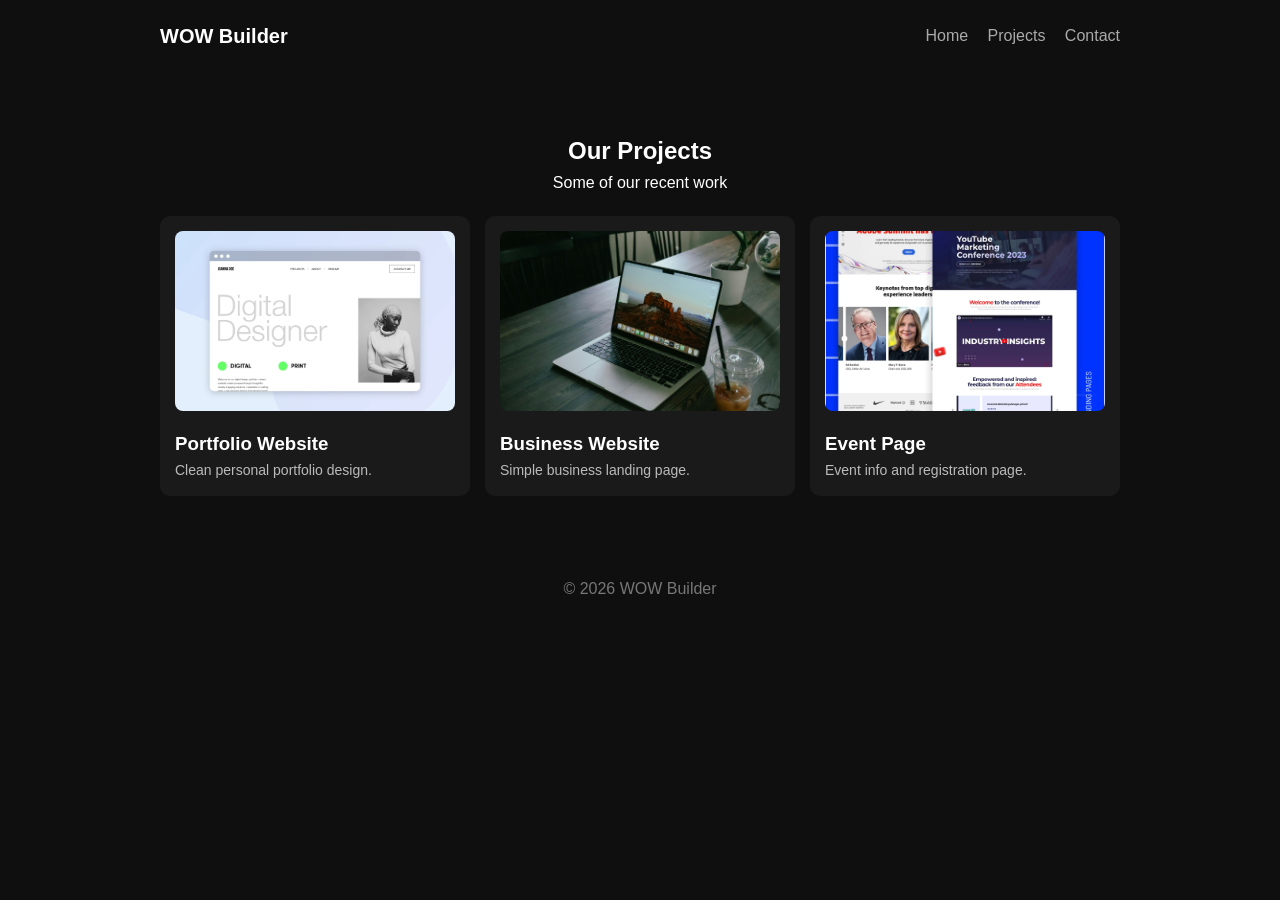
<file: Project.html>
<!DOCTYPE html>
<html lang="en">
<head>
  <meta charset="UTF-8">
  <meta name="viewport" content="width=device-width, initial-scale=1.0">
  <title>Projects - WOW Builder</title>
  <link rel="stylesheet" href="main.css">
</head>
<body>

<header class="container">
  <h1 class="logo">WOW Builder</h1>
  <nav>
    <a href="index.html">Home</a>
    <a href="#">Projects</a>
    <a href="index.html#contact">Contact</a>
  </nav>
</header>

<section class="section container">
  <h2>Our Projects</h2>
  <p>Some of our recent work</p>

  <div class="grid">

    <div class="project">
      <img src="pc3.webp" alt="Project">
      <h3>Portfolio Website</h3>
      <p>Clean personal portfolio design.</p>
    </div>

    <div class="project">
      <img src="pc1.jpg" alt="Project">
      <h3>Business Website</h3>
      <p>Simple business landing page.</p>
    </div>

    <div class="project"><img src="pc2.webp" alt="Project">
      <h3>Event Page</h3>
      <p>Event info and registration page.</p>
    </div>

  </div>
</section>

<footer>
  <p>© 2026 WOW Builder</p>
</footer>

</body>
</html>
</file>
<file: main.css>
* {
  margin: 0;
  padding: 0;
  box-sizing: border-box;
  font-family: Arial, sans-serif;
}

body {
  background: #0f0f0f;
  color: #fff;
  line-height: 1.6;
}

/* CONTAINER */
.container {
  max-width: 1000px;
  margin: auto;
  padding: 20px;
}

/* HEADER */
header {
  display: flex;
  justify-content: space-between;
  align-items: center;
}

.logo {
  font-size: 20px;
}

nav a {
  margin-left: 15px;
  text-decoration: none;
  color: #aaa;
}

nav a:hover {
  color: #fff;
}

/* HERO */
.hero {
  text-align: center;
  padding: 80px 20px;
}

.hero h1 {
  font-size: 32px;
}

.hero p {
  margin-top: 10px;
  color: #bbb;
}

/* BUTTON */
.btn {
  display: inline-block;
  margin-top: 15px;
  padding: 10px 20px;
  background: #2563eb;
  color: #fff;
  text-decoration: none;
  border-radius: 6px;
}

.btn:hover {
  background: #1d4ed8;
}

/* SECTIONS */
.section {
  text-align: center;
  padding: 60px 20px;
}

.grid {
  display: grid;
  grid-template-columns: repeat(auto-fit, minmax(200px,1fr));
  gap: 15px;
  margin-top: 20px;
}

.card {
  background: #1a1a1a;
  padding: 20px;
  border-radius: 10px;
}

/* FOOTER */
footer {
  text-align: center;
  padding: 20px;
  color: #777;
}
/* PROJECTS */
.project {
  background: #1a1a1a;
  padding: 15px;
  border-radius: 10px;
  text-align: left;
}

.project img {
  width: 100%;
  border-radius: 8px;
}

.project h3 {
  margin-top: 10px;
}

.project p {
  color: #bbb;
  font-size: 14px;
}
.project img {
  width: 100%;
  height: 180px;       /* control size */
  object-fit: cover;   /* prevents stretching */
  border-radius: 8px;
  cursor: pointer;
}
</file>
<file: demo.css>
/* RESET AND BASE STYLES */
* {
  margin: 0;
  padding: 0;
  box-sizing: border-box;
  font-family: Arial, sans-serif;
}

body {
  background: #0f0f0f;
  color: #fff;
  line-height: 1.6;
}

h1 {
  text-align: center;
  margin: 20px 0;
}

.demo-projects-container {
  max-width: 1000px;
  margin: auto;
  padding: 20px;
  display: grid;
  grid-template-columns: repeat(auto-fit, minmax(200px, 1fr));
  gap: 20px;
}

.demo-project-card {
  background: #1a1a1a;
  padding: 20px;
  border-radius: 10px;
  text-align: center;
  transition: transform 0.3s, box-shadow 0.3s;
}

.demo-project-card:hover {
  transform: translateY(-5px);
  box-shadow: 0 8px 20px rgba(0,0,0,0.5);
}

.demo-project-card img {
  width: 100%;
  border-radius: 10px;
}

.demo-project-card h3 {
  margin: 15px 0 10px;
  font-size: 18px;
}

.demo-project-card p {
  font-size: 0.9rem;
  color: #bbb;
}

.demo-project-card .btn {
  display: inline-block;
  margin-top: 10px;
  padding: 10px 20px;
  background: #2563eb;
  color: #fff;
  text-decoration: none;
  border-radius: 6px;
}

.demo-project-card .btn:hover {
  background: #1d4ed8;
}

/* RESPONSIVE GRID */
@media (max-width: 600px) {
  .demo-projects-container {
    grid-template-columns: 1fr;
  }
}
</file>
